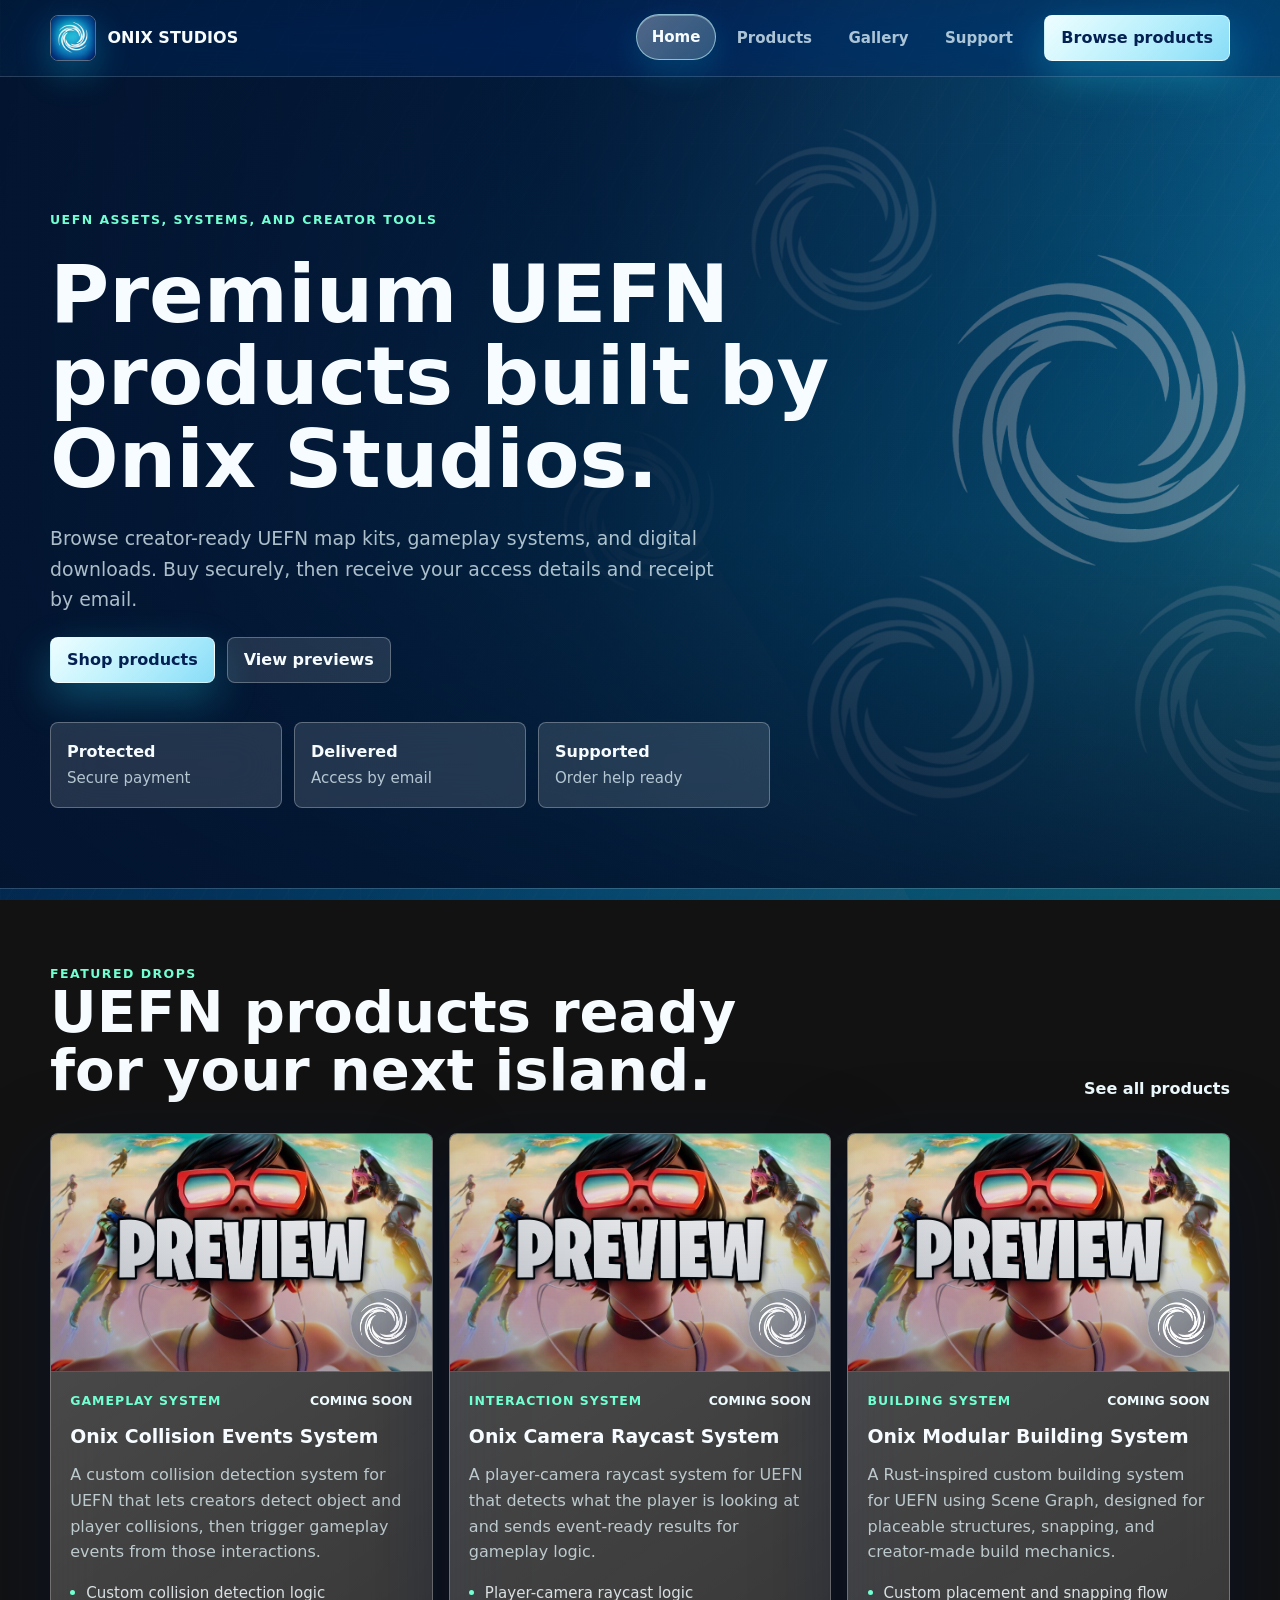
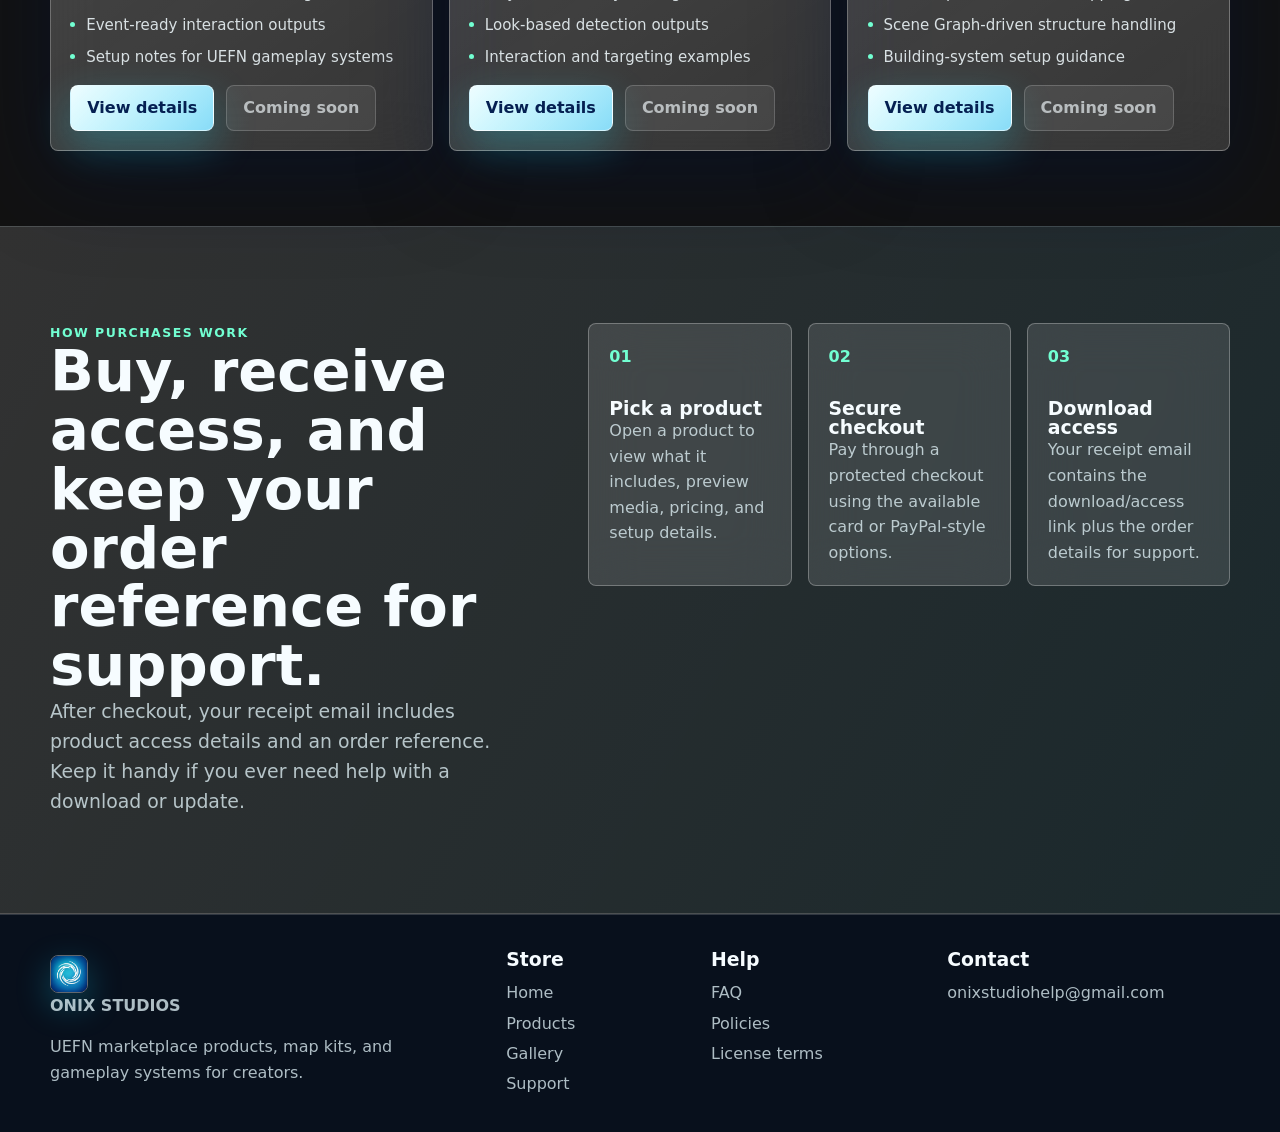
<file: index.html>
<!doctype html>
<html lang="en">
<head>
  <meta charset="utf-8">
  <meta name="viewport" content="width=device-width, initial-scale=1">
  <title>Onix Studios | UEFN Assets, Verse Systems, Materials, and Creator Tools</title>
  <meta name="description" content="Onix Studios builds premium UEFN assets, Verse-ready gameplay systems, Fortnite Creative tools, map kits, custom collision logic, raycast systems, materials, and digital downloads for creators.">
  <meta name="keywords" content="UEFN assets, UEFN marketplace, Unreal Editor for Fortnite, Verse systems, Fortnite Creative, Fortnite game development, UEFN materials, UEFN map kits, gameplay systems, creator tools, digital downloads, custom collision detection, raycast system, Scene Graph building system">
  <meta name="robots" content="index, follow, max-image-preview:large">
  <meta name="author" content="Onix Studios">
  <meta name="theme-color" content="#063b7c">
  <link rel="canonical" href="https://onixstudiosdev.com/">
  <meta property="og:site_name" content="Onix Studios">
  <meta property="og:locale" content="en_GB">
  <meta property="og:title" content="Onix Studios | UEFN Assets and Creator Tools">
  <meta property="og:description" content="Premium UEFN assets, Verse-ready gameplay systems, Fortnite Creative tools, map kits, materials, and digital downloads from Onix Studios.">
  <meta property="og:type" content="website">
  <meta property="og:url" content="https://onixstudiosdev.com/">
  <meta property="og:image" content="https://onixstudiosdev.com/images/website-preview.png">
  <meta property="og:image:alt" content="Onix Studios UEFN product preview">
  <meta name="twitter:card" content="summary_large_image">
  <meta name="twitter:title" content="Onix Studios | UEFN Assets and Creator Tools">
  <meta name="twitter:description" content="UEFN marketplace products, Verse-ready gameplay systems, materials, map kits, and creator tools for Fortnite Creative developers.">
  <meta name="twitter:image" content="https://onixstudiosdev.com/images/website-preview.png">
  <link rel="icon" type="image/png" href="images/onix-logo-alpha.png?v=alpha-1">
  <link rel="apple-touch-icon" href="images/onix-logo-alpha.png?v=alpha-1">
  <link rel="manifest" href="site.webmanifest">
  <link rel="stylesheet" href="css/style.css?v=launch-support-1">
  <script type="application/ld+json">
  {
    "@context": "https://schema.org",
    "@graph": [
      {
        "@type": "Organization",
        "@id": "https://onixstudiosdev.com/#organization",
        "name": "Onix Studios",
        "url": "https://onixstudiosdev.com/",
        "logo": "https://onixstudiosdev.com/images/onix-logo-alpha.png",
        "email": "onixstudiohelp@gmail.com",
        "description": "Onix Studios builds UEFN assets, Verse-ready gameplay systems, Fortnite Creative tools, map kits, material packs, and digital downloads for creators."
      },
      {
        "@type": "WebSite",
        "@id": "https://onixstudiosdev.com/#website",
        "url": "https://onixstudiosdev.com/",
        "name": "Onix Studios UEFN Marketplace",
        "publisher": { "@id": "https://onixstudiosdev.com/#organization" },
        "inLanguage": "en-GB",
        "keywords": "UEFN, Unreal Editor for Fortnite, Verse, Fortnite Creative, game development, UEFN materials, map kits, gameplay systems, creator tools"
      },
      {
        "@type": "WebPage",
        "@id": "https://onixstudiosdev.com/#webpage",
        "url": "https://onixstudiosdev.com/",
        "name": "Onix Studios | UEFN Assets, Verse Systems, Materials, and Creator Tools",
        "isPartOf": { "@id": "https://onixstudiosdev.com/#website" },
        "about": { "@id": "https://onixstudiosdev.com/#organization" },
        "description": "Premium UEFN products, Verse-ready gameplay systems, Fortnite Creative tools, custom collision logic, raycast systems, Scene Graph building systems, material packs, and digital downloads."
      }
    ]
  }
  </script>
</head>
<body>
  <a class="skip-link" href="#main">Skip to content</a>

  <header class="site-header">
    <nav class="site-nav" aria-label="Primary navigation">
      <a class="brand" href="index.html" aria-label="Onix Studios home">
        <img src="images/logo.png" alt="Onix Studios logo" width="1080" height="1080">
        <span>Onix Studios</span>
      </a>
      <button class="nav-toggle" type="button" data-nav-toggle aria-label="Open menu" aria-expanded="false">
        <span></span>
      </button>
      <div class="nav-menu" data-nav-menu>
        <a href="index.html" aria-current="page">Home</a>
        <a href="services.html">Products</a>
        <a href="gallery.html">Gallery</a>
        <a href="contact.html">Support</a>
      </div>
      <a class="button button--primary nav-cta" href="services.html">Browse products</a>
    </nav>
  </header>

  <main id="main">
    <section class="hero">
      <div class="hero__media" aria-hidden="true">
        <span class="hero-logo hero-logo--one"></span>
        <span class="hero-logo hero-logo--two"></span>
        <span class="hero-logo hero-logo--three"></span>
        <span class="hero-logo hero-logo--four"></span>
        <span class="hero-logo hero-logo--five"></span>
      </div>
      <div class="hero__inner">
        <p class="eyebrow">UEFN assets, systems, and creator tools</p>
        <h1>Premium UEFN products built by Onix Studios.</h1>
        <p class="hero__lead">Browse creator-ready UEFN map kits, gameplay systems, and digital downloads. Buy securely, then receive your access details and receipt by email.</p>
        <div class="hero__actions">
          <a class="button button--gold" href="services.html">Shop products</a>
          <a class="button button--secondary" href="gallery.html">View previews</a>
        </div>
        <dl class="hero-stats" aria-label="Store highlights">
          <div>
            <dt>Protected</dt>
            <dd>Secure payment</dd>
          </div>
          <div>
            <dt>Delivered</dt>
            <dd>Access by email</dd>
          </div>
          <div>
            <dt>Supported</dt>
            <dd>Order help ready</dd>
          </div>
        </dl>
      </div>
    </section>

    <section class="section section--tight">
      <div class="section__inner">
        <div class="section__header" data-animate>
          <div>
            <p class="eyebrow">Featured drops</p>
            <h2>UEFN products ready for your next island.</h2>
          </div>
          <a class="text-link" href="services.html">See all products</a>
        </div>
        <div class="product-grid" data-product-grid data-featured="true" data-limit="3"></div>
      </div>
    </section>

    <section class="section section--split">
      <div class="section__inner split">
        <div data-animate>
          <p class="eyebrow">How purchases work</p>
          <h2>Buy, receive access, and keep your order reference for support.</h2>
          <p class="section__lead">After checkout, your receipt email includes product access details and an order reference. Keep it handy if you ever need help with a download or update.</p>
        </div>
        <div class="process-list" data-animate>
          <article>
            <span>01</span>
            <h3>Pick a product</h3>
            <p>Open a product to view what it includes, preview media, pricing, and setup details.</p>
          </article>
          <article>
            <span>02</span>
            <h3>Secure checkout</h3>
            <p>Pay through a protected checkout using the available card or PayPal-style options.</p>
          </article>
          <article>
            <span>03</span>
            <h3>Download access</h3>
            <p>Your receipt email contains the download/access link plus the order details for support.</p>
          </article>
        </div>
      </div>
    </section>

  </main>

  <footer class="site-footer">
    <div class="site-footer__inner">
      <div>
        <a class="brand brand--footer" href="index.html">
          <img src="images/logo.png" alt="" width="1080" height="1080">
          <span>Onix Studios</span>
        </a>
        <p>UEFN marketplace products, map kits, and gameplay systems for creators.</p>
      </div>
      <div>
        <h3>Store</h3>
        <a href="index.html">Home</a>
        <a href="services.html">Products</a>
        <a href="gallery.html">Gallery</a>
        <a href="contact.html">Support</a>
      </div>
      <div>
        <h3>Help</h3>
        <a href="faq.html">FAQ</a>
        <a href="policies.html">Policies</a>
        <a href="policies.html#license">License terms</a>
      </div>
      <div>
        <h3>Contact</h3>
        <a href="mailto:onixstudiohelp@gmail.com" data-email-link data-email-text>onixstudiohelp@gmail.com</a>
      </div>
    </div>
  </footer>

  <script src="data/products.js?v=video-test-1"></script>
  <script src="data/gallery.js?v=preview-1"></script>
  <script src="js/script.js?v=picture-thumb-1"></script>
</body>
</html>
</file>
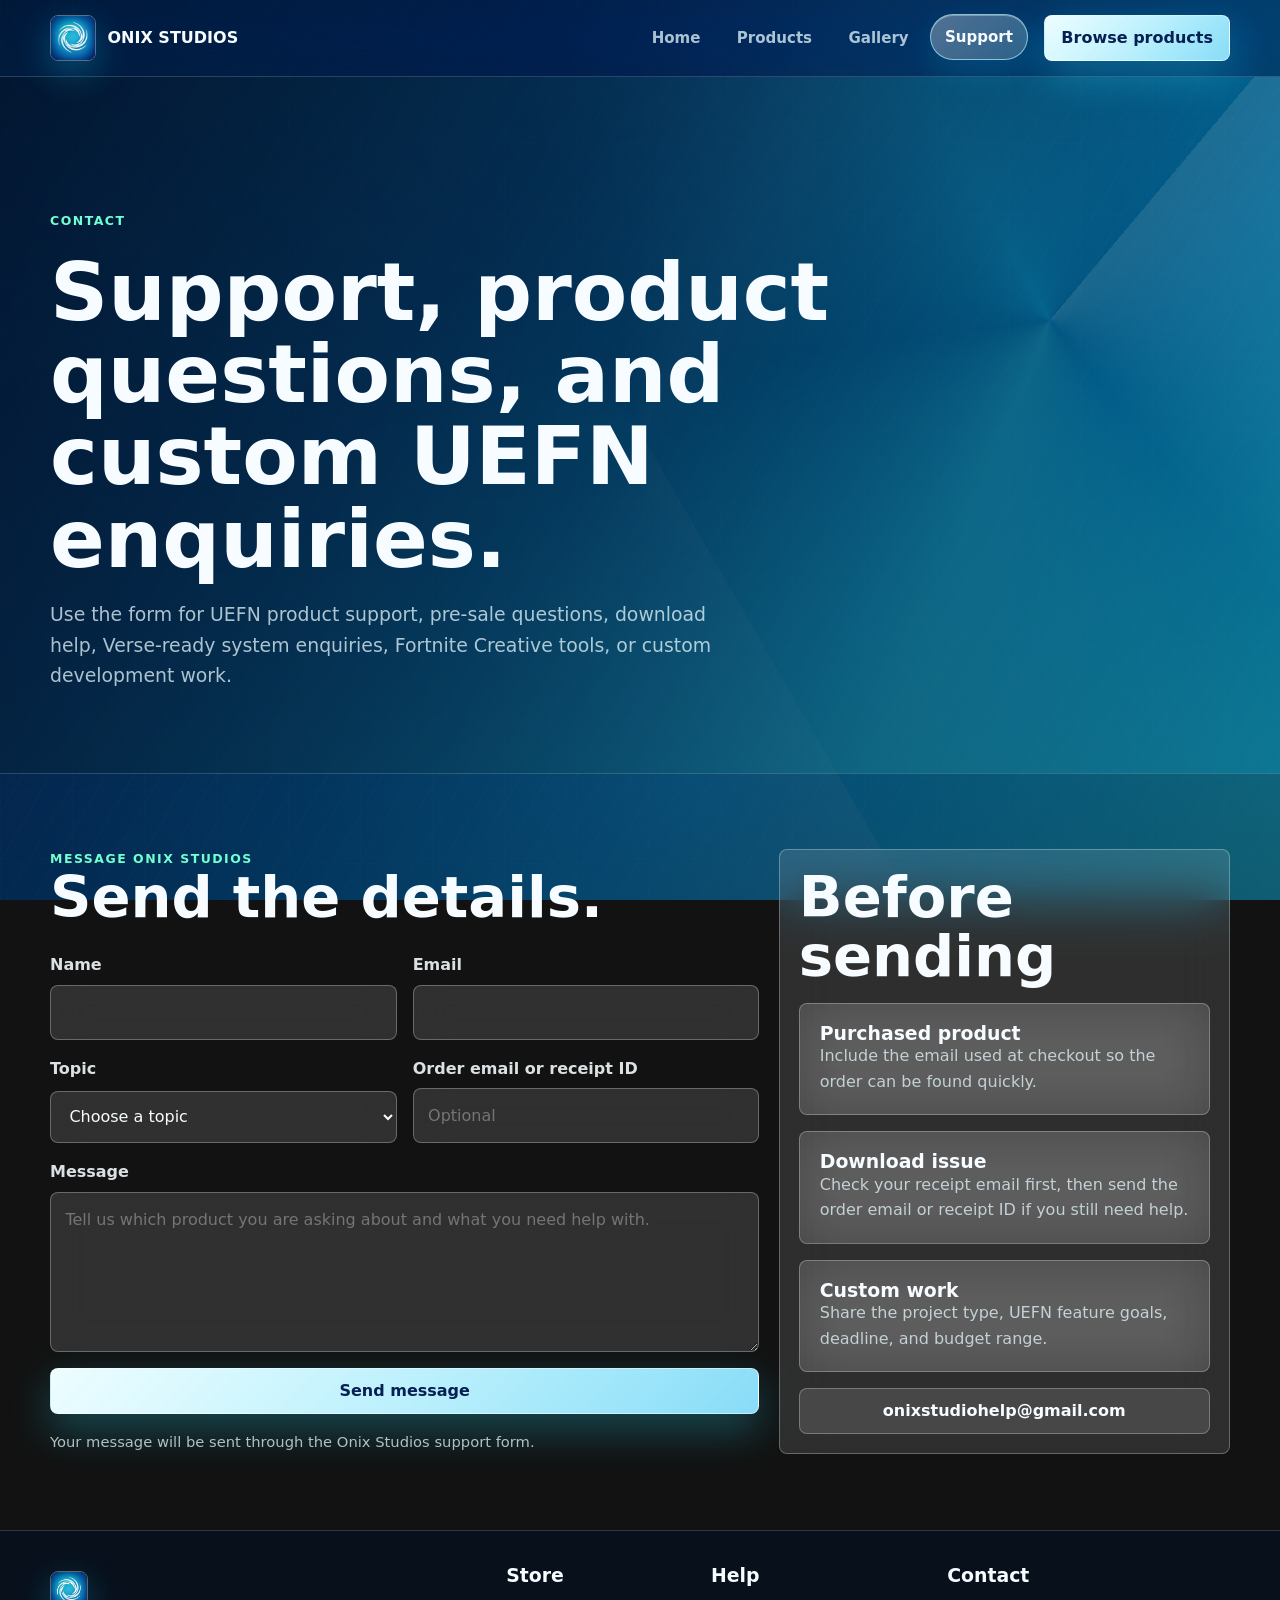
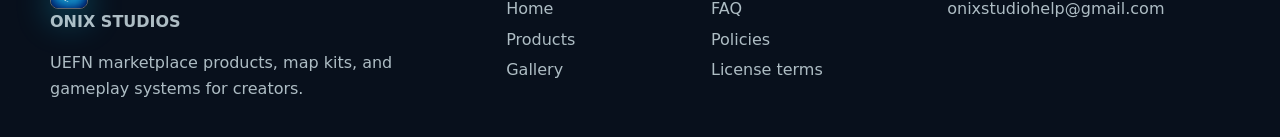
<file: contact.html>
<!doctype html>
<html lang="en">
<head>
  <meta charset="utf-8">
  <meta name="viewport" content="width=device-width, initial-scale=1">
  <title>Support | Onix Studios UEFN Product Help and Custom Development</title>
  <meta name="description" content="Contact Onix Studios for UEFN product support, download help, checkout questions, Verse-ready systems, Fortnite Creative tools, materials, map kits, and custom game development enquiries.">
  <meta name="keywords" content="Onix Studios support, UEFN support, UEFN product help, Fortnite Creative support, Verse development, custom UEFN work, UEFN downloads, UEFN marketplace support">
  <meta name="robots" content="index, follow, max-image-preview:large">
  <meta name="author" content="Onix Studios">
  <meta name="theme-color" content="#063b7c">
  <link rel="canonical" href="https://onixstudiosdev.com/contact">
  <meta property="og:site_name" content="Onix Studios">
  <meta property="og:locale" content="en_GB">
  <meta property="og:title" content="Support | Onix Studios">
  <meta property="og:description" content="Get help with Onix Studios UEFN products, downloads, checkout questions, custom UEFN work, Verse systems, and creator tools.">
  <meta property="og:type" content="website">
  <meta property="og:url" content="https://onixstudiosdev.com/contact">
  <meta property="og:image" content="https://onixstudiosdev.com/images/website-preview.png">
  <meta property="og:image:alt" content="Onix Studios UEFN product preview">
  <meta name="twitter:card" content="summary_large_image">
  <meta name="twitter:title" content="Support | Onix Studios">
  <meta name="twitter:description" content="UEFN product support, download help, custom development enquiries, Verse systems, and Fortnite Creative tools.">
  <meta name="twitter:image" content="https://onixstudiosdev.com/images/website-preview.png">
  <link rel="icon" type="image/png" href="images/onix-logo-alpha.png?v=alpha-1">
  <link rel="apple-touch-icon" href="images/onix-logo-alpha.png?v=alpha-1">
  <link rel="manifest" href="site.webmanifest">
  <link rel="stylesheet" href="css/style.css?v=launch-support-1">
  <script type="application/ld+json">
  {
    "@context": "https://schema.org",
    "@graph": [
      {
        "@type": "ContactPage",
        "@id": "https://onixstudiosdev.com/contact#webpage",
        "url": "https://onixstudiosdev.com/contact",
        "name": "Support | Onix Studios UEFN Product Help and Custom Development",
        "description": "Contact Onix Studios for UEFN product support, download help, checkout questions, Verse systems, Fortnite Creative tools, materials, map kits, and custom game development enquiries.",
        "isPartOf": { "@id": "https://onixstudiosdev.com/#website" }
      },
      {
        "@type": "Organization",
        "@id": "https://onixstudiosdev.com/#organization",
        "name": "Onix Studios",
        "url": "https://onixstudiosdev.com/",
        "logo": "https://onixstudiosdev.com/images/onix-logo-alpha.png",
        "email": "onixstudiohelp@gmail.com",
        "contactPoint": {
          "@type": "ContactPoint",
          "contactType": "customer support",
          "email": "onixstudiohelp@gmail.com",
          "availableLanguage": "English"
        }
      }
    ]
  }
  </script>
</head>
<body>
  <a class="skip-link" href="#main">Skip to content</a>

  <header class="site-header">
    <nav class="site-nav" aria-label="Primary navigation">
      <a class="brand" href="index.html" aria-label="Onix Studios home">
        <img src="images/logo.png" alt="Onix Studios logo" width="1080" height="1080">
        <span>Onix Studios</span>
      </a>
      <button class="nav-toggle" type="button" data-nav-toggle aria-label="Open menu" aria-expanded="false">
        <span></span>
      </button>
      <div class="nav-menu" data-nav-menu>
        <a href="index.html">Home</a>
        <a href="services.html">Products</a>
        <a href="gallery.html">Gallery</a>
        <a href="contact.html" aria-current="page">Support</a>
      </div>
      <a class="button button--primary nav-cta" href="services.html">Browse products</a>
    </nav>
  </header>

  <main id="main">
    <section class="page-hero">
      <div class="page-hero__inner" data-animate>
        <p class="eyebrow">Contact</p>
        <h1>Support, product questions, and custom UEFN enquiries.</h1>
        <p class="page-hero__lead">Use the form for UEFN product support, pre-sale questions, download help, Verse-ready system enquiries, Fortnite Creative tools, or custom development work.</p>
      </div>
    </section>

    <section class="section section--tight">
      <div class="section__inner contact-layout">
        <div data-animate>
          <p class="eyebrow">Message Onix Studios</p>
          <h2>Send the details.</h2>
          <form class="contact-form" action="https://api.w3forms.com/submit" method="POST" data-contact-form>
            <div class="contact-form__fields" data-contact-fields>
              <input type="hidden" name="access_key" value="w3f_013471ea2957eb9d36f549501189c513c222252f50996f7f">
              <input class="bot-field" type="checkbox" name="botcheck" tabindex="-1" autocomplete="off" aria-hidden="true">
              <div class="form-grid">
                <div class="field">
                  <label for="name">Name</label>
                  <input id="name" name="name" type="text" autocomplete="name" required>
                </div>
                <div class="field">
                  <label for="email">Email</label>
                  <input id="email" name="email" type="email" autocomplete="email" required>
                </div>
                <div class="field">
                  <label for="topic">Topic</label>
                  <select id="topic" name="topic" required>
                    <option value="">Choose a topic</option>
                    <option>Product question</option>
                    <option>Download support</option>
                    <option>Custom UEFN work</option>
                    <option>Checkout issue</option>
                    <option>Other</option>
                  </select>
                </div>
                <div class="field">
                  <label for="order">Order email or receipt ID</label>
                  <input id="order" name="order" type="text" placeholder="Optional">
                </div>
              </div>
              <div class="field">
                <label for="message">Message</label>
                <textarea id="message" name="message" placeholder="Tell us which product you are asking about and what you need help with." required></textarea>
              </div>
              <button class="button button--gold" type="submit" data-contact-submit>Send message</button>
              <p class="form-note" data-form-status aria-live="polite">Your message will be sent through the Onix Studios support form.</p>
            </div>
            <div class="form-success" data-form-success tabindex="-1" hidden>
              <p class="eyebrow">Message sent</p>
              <h3>Thanks, we have got it.</h3>
              <p>We will reply to the email you entered as soon as we can. If this is about an order, keep your receipt email handy so we can find it quickly.</p>
              <button class="button button--secondary" type="button" data-contact-reset>Send another message</button>
            </div>
          </form>
        </div>

        <aside class="support-panel" data-animate>
          <h2>Before sending</h2>
          <div class="support-list">
            <article>
              <h3>Purchased product</h3>
              <p>Include the email used at checkout so the order can be found quickly.</p>
            </article>
            <article>
              <h3>Download issue</h3>
              <p>Check your receipt email first, then send the order email or receipt ID if you still need help.</p>
            </article>
            <article>
              <h3>Custom work</h3>
              <p>Share the project type, UEFN feature goals, deadline, and budget range.</p>
            </article>
          </div>
          <a class="button button--secondary" href="mailto:onixstudiohelp@gmail.com" data-email-link data-email-text>onixstudiohelp@gmail.com</a>
        </aside>
      </div>
    </section>
  </main>

  <footer class="site-footer">
    <div class="site-footer__inner">
      <div>
        <a class="brand brand--footer" href="index.html">
          <img src="images/logo.png" alt="" width="1080" height="1080">
          <span>Onix Studios</span>
        </a>
        <p>UEFN marketplace products, map kits, and gameplay systems for creators.</p>
      </div>
      <div>
        <h3>Store</h3>
        <a href="index.html">Home</a>
        <a href="services.html">Products</a>
        <a href="gallery.html">Gallery</a>
      </div>
      <div>
        <h3>Help</h3>
        <a href="faq.html">FAQ</a>
        <a href="policies.html">Policies</a>
        <a href="policies.html#license">License terms</a>
      </div>
      <div>
        <h3>Contact</h3>
        <a href="mailto:onixstudiohelp@gmail.com" data-email-link data-email-text>onixstudiohelp@gmail.com</a>
      </div>
    </div>
  </footer>

  <script src="data/products.js?v=video-test-1"></script>
  <script src="data/gallery.js?v=preview-1"></script>
  <script src="js/script.js?v=picture-thumb-1"></script>
</body>
</html>
</file>
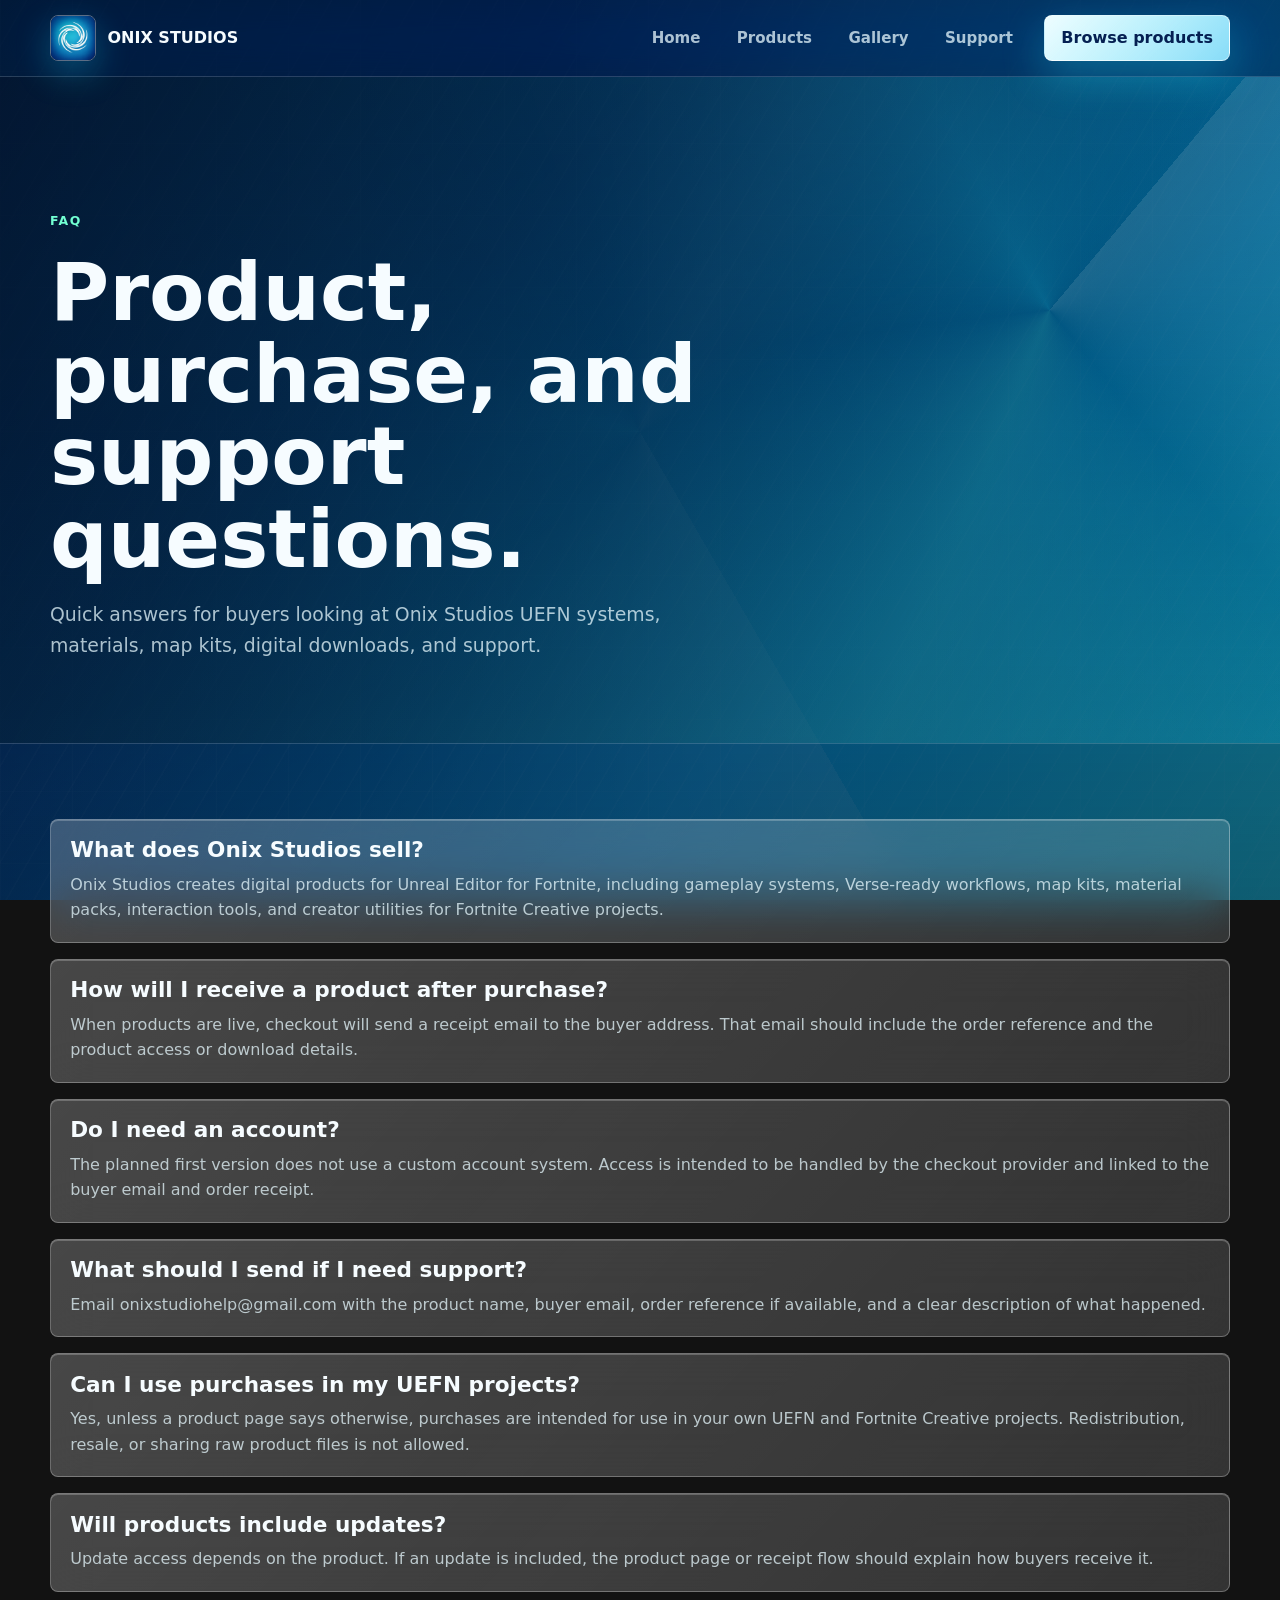
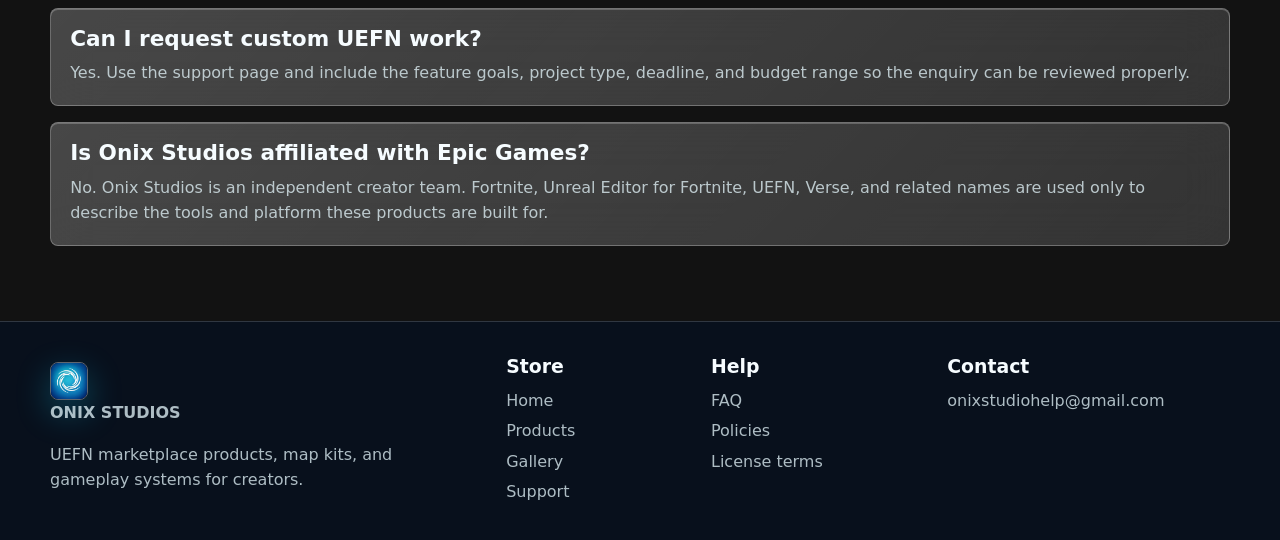
<file: faq.html>
<!doctype html>
<html lang="en">
<head>
  <meta charset="utf-8">
  <meta name="viewport" content="width=device-width, initial-scale=1">
  <title>FAQ | Onix Studios UEFN Products and Support</title>
  <meta name="description" content="Answers about Onix Studios UEFN products, digital downloads, order references, support, updates, refunds, licenses, Verse systems, materials, and Fortnite Creative tools.">
  <meta name="robots" content="index, follow, max-image-preview:large">
  <meta name="author" content="Onix Studios">
  <meta name="theme-color" content="#063b7c">
  <link rel="canonical" href="https://onixstudiosdev.com/faq">
  <meta property="og:site_name" content="Onix Studios">
  <meta property="og:locale" content="en_GB">
  <meta property="og:title" content="FAQ | Onix Studios">
  <meta property="og:description" content="Common questions about Onix Studios UEFN products, downloads, support, updates, refunds, and usage licenses.">
  <meta property="og:type" content="website">
  <meta property="og:url" content="https://onixstudiosdev.com/faq">
  <meta property="og:image" content="https://onixstudiosdev.com/images/website-preview.png">
  <meta name="twitter:card" content="summary_large_image">
  <meta name="twitter:title" content="FAQ | Onix Studios">
  <meta name="twitter:description" content="UEFN product questions, download help, support, updates, refunds, and license answers.">
  <meta name="twitter:image" content="https://onixstudiosdev.com/images/website-preview.png">
  <link rel="icon" type="image/png" href="images/onix-logo-alpha.png?v=alpha-1">
  <link rel="apple-touch-icon" href="images/onix-logo-alpha.png?v=alpha-1">
  <link rel="manifest" href="site.webmanifest">
  <link rel="stylesheet" href="css/style.css?v=launch-support-1">
  <script type="application/ld+json">
  {
    "@context": "https://schema.org",
    "@type": "FAQPage",
    "@id": "https://onixstudiosdev.com/faq#faq",
    "url": "https://onixstudiosdev.com/faq",
    "name": "Onix Studios FAQ",
    "mainEntity": [
      {
        "@type": "Question",
        "name": "What does Onix Studios sell?",
        "acceptedAnswer": {
          "@type": "Answer",
          "text": "Onix Studios sells creator-ready digital products for UEFN, including gameplay systems, Verse-ready workflows, map kits, materials, interaction tools, and other Fortnite Creative development assets."
        }
      },
      {
        "@type": "Question",
        "name": "How are digital products delivered?",
        "acceptedAnswer": {
          "@type": "Answer",
          "text": "When products are live, buyers receive a receipt email with the order reference and product access or download details attached to the email used at checkout."
        }
      },
      {
        "@type": "Question",
        "name": "Do I need an account to buy?",
        "acceptedAnswer": {
          "@type": "Answer",
          "text": "The planned storefront is built around direct purchase checkout. Product access is tied to the buyer email and receipt rather than a custom account system on this site."
        }
      },
      {
        "@type": "Question",
        "name": "Where do I get support?",
        "acceptedAnswer": {
          "@type": "Answer",
          "text": "Email onixstudiohelp@gmail.com with the buyer email, receipt ID, product name, and a clear description of the issue."
        }
      }
    ]
  }
  </script>
</head>
<body>
  <a class="skip-link" href="#main">Skip to content</a>

  <header class="site-header">
    <nav class="site-nav" aria-label="Primary navigation">
      <a class="brand" href="index.html" aria-label="Onix Studios home">
        <img src="images/logo.png" alt="Onix Studios logo" width="1080" height="1080">
        <span>Onix Studios</span>
      </a>
      <button class="nav-toggle" type="button" data-nav-toggle aria-label="Open menu" aria-expanded="false">
        <span></span>
      </button>
      <div class="nav-menu" data-nav-menu>
        <a href="index.html">Home</a>
        <a href="services.html">Products</a>
        <a href="gallery.html">Gallery</a>
        <a href="contact.html">Support</a>
      </div>
      <a class="button button--primary nav-cta" href="services.html">Browse products</a>
    </nav>
  </header>

  <main id="main">
    <section class="page-hero">
      <div class="page-hero__inner" data-animate>
        <p class="eyebrow">FAQ</p>
        <h1>Product, purchase, and support questions.</h1>
        <p class="page-hero__lead">Quick answers for buyers looking at Onix Studios UEFN systems, materials, map kits, digital downloads, and support.</p>
      </div>
    </section>

    <section class="section section--tight">
      <div class="section__inner faq-list" data-animate>
        <article class="faq-item">
          <h2>What does Onix Studios sell?</h2>
          <p>Onix Studios creates digital products for Unreal Editor for Fortnite, including gameplay systems, Verse-ready workflows, map kits, material packs, interaction tools, and creator utilities for Fortnite Creative projects.</p>
        </article>
        <article class="faq-item">
          <h2>How will I receive a product after purchase?</h2>
          <p>When products are live, checkout will send a receipt email to the buyer address. That email should include the order reference and the product access or download details.</p>
        </article>
        <article class="faq-item">
          <h2>Do I need an account?</h2>
          <p>The planned first version does not use a custom account system. Access is intended to be handled by the checkout provider and linked to the buyer email and order receipt.</p>
        </article>
        <article class="faq-item">
          <h2>What should I send if I need support?</h2>
          <p>Email <a href="mailto:onixstudiohelp@gmail.com" data-email-link data-email-text>onixstudiohelp@gmail.com</a> with the product name, buyer email, order reference if available, and a clear description of what happened.</p>
        </article>
        <article class="faq-item">
          <h2>Can I use purchases in my UEFN projects?</h2>
          <p>Yes, unless a product page says otherwise, purchases are intended for use in your own UEFN and Fortnite Creative projects. Redistribution, resale, or sharing raw product files is not allowed.</p>
        </article>
        <article class="faq-item">
          <h2>Will products include updates?</h2>
          <p>Update access depends on the product. If an update is included, the product page or receipt flow should explain how buyers receive it.</p>
        </article>
        <article class="faq-item">
          <h2>Can I request custom UEFN work?</h2>
          <p>Yes. Use the support page and include the feature goals, project type, deadline, and budget range so the enquiry can be reviewed properly.</p>
        </article>
        <article class="faq-item">
          <h2>Is Onix Studios affiliated with Epic Games?</h2>
          <p>No. Onix Studios is an independent creator team. Fortnite, Unreal Editor for Fortnite, UEFN, Verse, and related names are used only to describe the tools and platform these products are built for.</p>
        </article>
      </div>
    </section>
  </main>

  <footer class="site-footer">
    <div class="site-footer__inner">
      <div>
        <a class="brand brand--footer" href="index.html">
          <img src="images/logo.png" alt="" width="1080" height="1080">
          <span>Onix Studios</span>
        </a>
        <p>UEFN marketplace products, map kits, and gameplay systems for creators.</p>
      </div>
      <div>
        <h3>Store</h3>
        <a href="index.html">Home</a>
        <a href="services.html">Products</a>
        <a href="gallery.html">Gallery</a>
        <a href="contact.html">Support</a>
      </div>
      <div>
        <h3>Help</h3>
        <a href="faq.html">FAQ</a>
        <a href="policies.html">Policies</a>
        <a href="policies.html#license">License terms</a>
      </div>
      <div>
        <h3>Contact</h3>
        <a href="mailto:onixstudiohelp@gmail.com" data-email-link data-email-text>onixstudiohelp@gmail.com</a>
      </div>
    </div>
  </footer>

  <script src="data/products.js?v=video-test-1"></script>
  <script src="data/gallery.js?v=preview-1"></script>
  <script src="js/script.js?v=picture-thumb-1"></script>
</body>
</html>
</file>
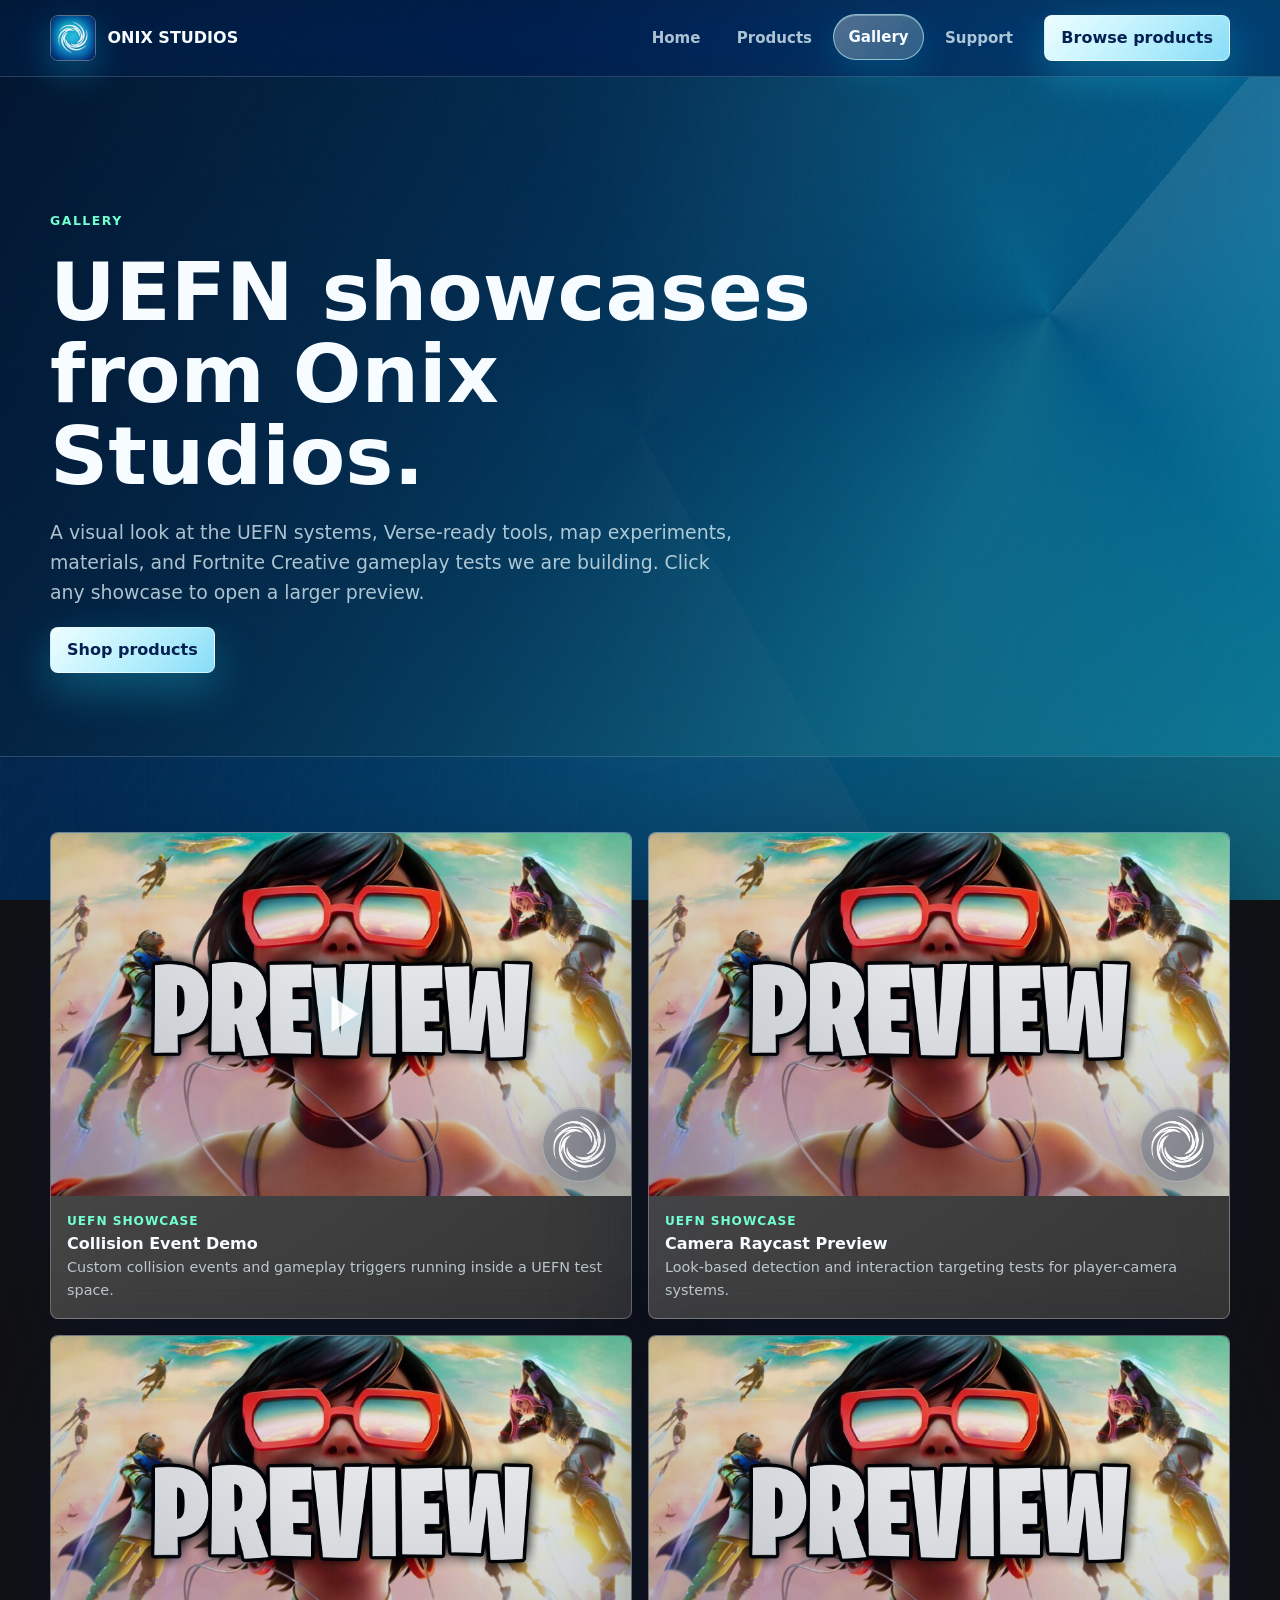
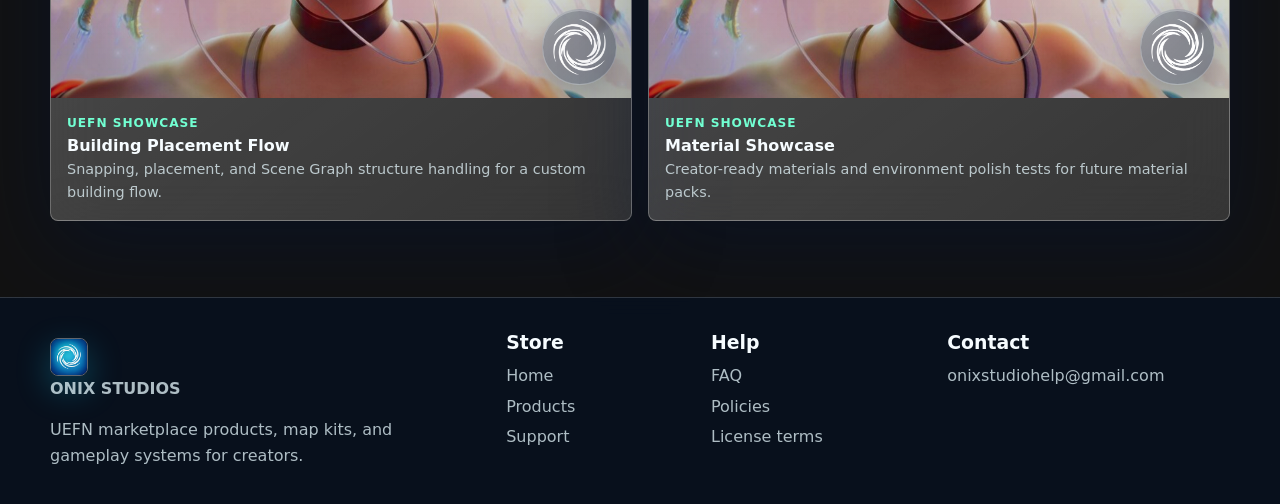
<file: gallery.html>
<!doctype html>
<html lang="en">
<head>
  <meta charset="utf-8">
  <meta name="viewport" content="width=device-width, initial-scale=1">
  <title>UEFN Gallery | Onix Studios Showcases, Screenshots, and Preview Videos</title>
  <meta name="description" content="View Onix Studios UEFN showcase images, product screenshots, preview videos, Fortnite Creative systems, Verse-ready tools, map experiments, materials, and game-dev previews.">
  <meta name="keywords" content="UEFN gallery, UEFN screenshots, UEFN videos, Fortnite Creative showcase, Verse tools preview, UEFN materials preview, UEFN map showcase, game development portfolio, Onix Studios previews">
  <meta name="robots" content="index, follow, max-image-preview:large">
  <meta name="author" content="Onix Studios">
  <meta name="theme-color" content="#063b7c">
  <link rel="canonical" href="https://onixstudiosdev.com/gallery">
  <meta property="og:site_name" content="Onix Studios">
  <meta property="og:locale" content="en_GB">
  <meta property="og:title" content="Onix Studios UEFN Gallery">
  <meta property="og:description" content="UEFN showcase screenshots, preview videos, systems, map experiments, materials, and creator tools from Onix Studios.">
  <meta property="og:type" content="website">
  <meta property="og:url" content="https://onixstudiosdev.com/gallery">
  <meta property="og:image" content="https://onixstudiosdev.com/images/website-preview.png">
  <meta property="og:image:alt" content="Onix Studios UEFN showcase preview">
  <meta name="twitter:card" content="summary_large_image">
  <meta name="twitter:title" content="Onix Studios UEFN Gallery">
  <meta name="twitter:description" content="UEFN screenshots, product previews, showcase videos, systems, materials, and creator tool experiments.">
  <meta name="twitter:image" content="https://onixstudiosdev.com/images/website-preview.png">
  <link rel="icon" type="image/png" href="images/onix-logo-alpha.png?v=alpha-1">
  <link rel="apple-touch-icon" href="images/onix-logo-alpha.png?v=alpha-1">
  <link rel="manifest" href="site.webmanifest">
  <link rel="stylesheet" href="css/style.css?v=launch-support-1">
  <script type="application/ld+json">
  {
    "@context": "https://schema.org",
    "@graph": [
      {
        "@type": "ImageGallery",
        "@id": "https://onixstudiosdev.com/gallery#gallery",
        "url": "https://onixstudiosdev.com/gallery",
        "name": "Onix Studios UEFN Gallery",
        "description": "UEFN showcase screenshots, preview videos, Fortnite Creative systems, Verse-ready tools, map experiments, materials, and game development previews.",
        "isPartOf": { "@id": "https://onixstudiosdev.com/#website" },
        "keywords": "UEFN gallery, UEFN screenshots, UEFN preview videos, Fortnite Creative showcase, Verse tools, UEFN materials, game development previews"
      },
      {
        "@type": "ItemList",
        "@id": "https://onixstudiosdev.com/gallery#showcases",
        "name": "UEFN showcase previews",
        "itemListElement": [
          { "@type": "ListItem", "position": 1, "item": { "@type": "VideoObject", "name": "Collision Event Demo", "description": "Custom collision events and gameplay triggers running inside a UEFN test space.", "thumbnailUrl": "https://onixstudiosdev.com/images/website-preview.png", "contentUrl": "https://onixstudiosdev.com/videos/collision-event-demo.mp4", "uploadDate": "2026-06-02" } },
          { "@type": "ListItem", "position": 2, "item": { "@type": "ImageObject", "name": "Camera Raycast Preview", "description": "Look-based detection and interaction targeting tests for player-camera systems.", "contentUrl": "https://onixstudiosdev.com/images/website-preview.png" } },
          { "@type": "ListItem", "position": 3, "item": { "@type": "ImageObject", "name": "Building Placement Flow", "description": "Snapping, placement, and Scene Graph structure handling for a custom UEFN building flow.", "contentUrl": "https://onixstudiosdev.com/images/website-preview.png" } },
          { "@type": "ListItem", "position": 4, "item": { "@type": "ImageObject", "name": "Material Showcase", "description": "Creator-ready materials and environment polish tests for future material packs.", "contentUrl": "https://onixstudiosdev.com/images/website-preview.png" } }
        ]
      }
    ]
  }
  </script>
</head>
<body>
  <a class="skip-link" href="#main">Skip to content</a>

  <header class="site-header">
    <nav class="site-nav" aria-label="Primary navigation">
      <a class="brand" href="index.html" aria-label="Onix Studios home">
        <img src="images/logo.png" alt="Onix Studios logo" width="1080" height="1080">
        <span>Onix Studios</span>
      </a>
      <button class="nav-toggle" type="button" data-nav-toggle aria-label="Open menu" aria-expanded="false">
        <span></span>
      </button>
      <div class="nav-menu" data-nav-menu>
        <a href="index.html">Home</a>
        <a href="services.html">Products</a>
        <a href="gallery.html" aria-current="page">Gallery</a>
        <a href="contact.html">Support</a>
      </div>
      <a class="button button--primary nav-cta" href="services.html">Browse products</a>
    </nav>
  </header>

  <main id="main">
    <section class="page-hero">
      <div class="page-hero__inner" data-animate>
        <p class="eyebrow">Gallery</p>
        <h1>UEFN showcases from Onix Studios.</h1>
        <p class="page-hero__lead">A visual look at the UEFN systems, Verse-ready tools, map experiments, materials, and Fortnite Creative gameplay tests we are building. Click any showcase to open a larger preview.</p>
        <div class="cta-row">
          <a class="button button--gold" href="services.html">Shop products</a>
        </div>
      </div>
    </section>

    <section class="section section--tight">
      <div class="section__inner">
        <div class="gallery-grid gallery-grid--large" data-gallery></div>
      </div>
    </section>
  </main>

  <footer class="site-footer">
    <div class="site-footer__inner">
      <div>
        <a class="brand brand--footer" href="index.html">
          <img src="images/logo.png" alt="" width="1080" height="1080">
          <span>Onix Studios</span>
        </a>
        <p>UEFN marketplace products, map kits, and gameplay systems for creators.</p>
      </div>
      <div>
        <h3>Store</h3>
        <a href="index.html">Home</a>
        <a href="services.html">Products</a>
        <a href="contact.html">Support</a>
      </div>
      <div>
        <h3>Help</h3>
        <a href="faq.html">FAQ</a>
        <a href="policies.html">Policies</a>
        <a href="policies.html#license">License terms</a>
      </div>
      <div>
        <h3>Contact</h3>
        <a href="mailto:onixstudiohelp@gmail.com" data-email-link data-email-text>onixstudiohelp@gmail.com</a>
      </div>
    </div>
  </footer>

  <script src="data/products.js?v=video-test-1"></script>
  <script src="data/gallery.js?v=gallery-showcase-1"></script>
  <script src="js/script.js?v=gallery-showcase-1"></script>
</body>
</html>
</file>
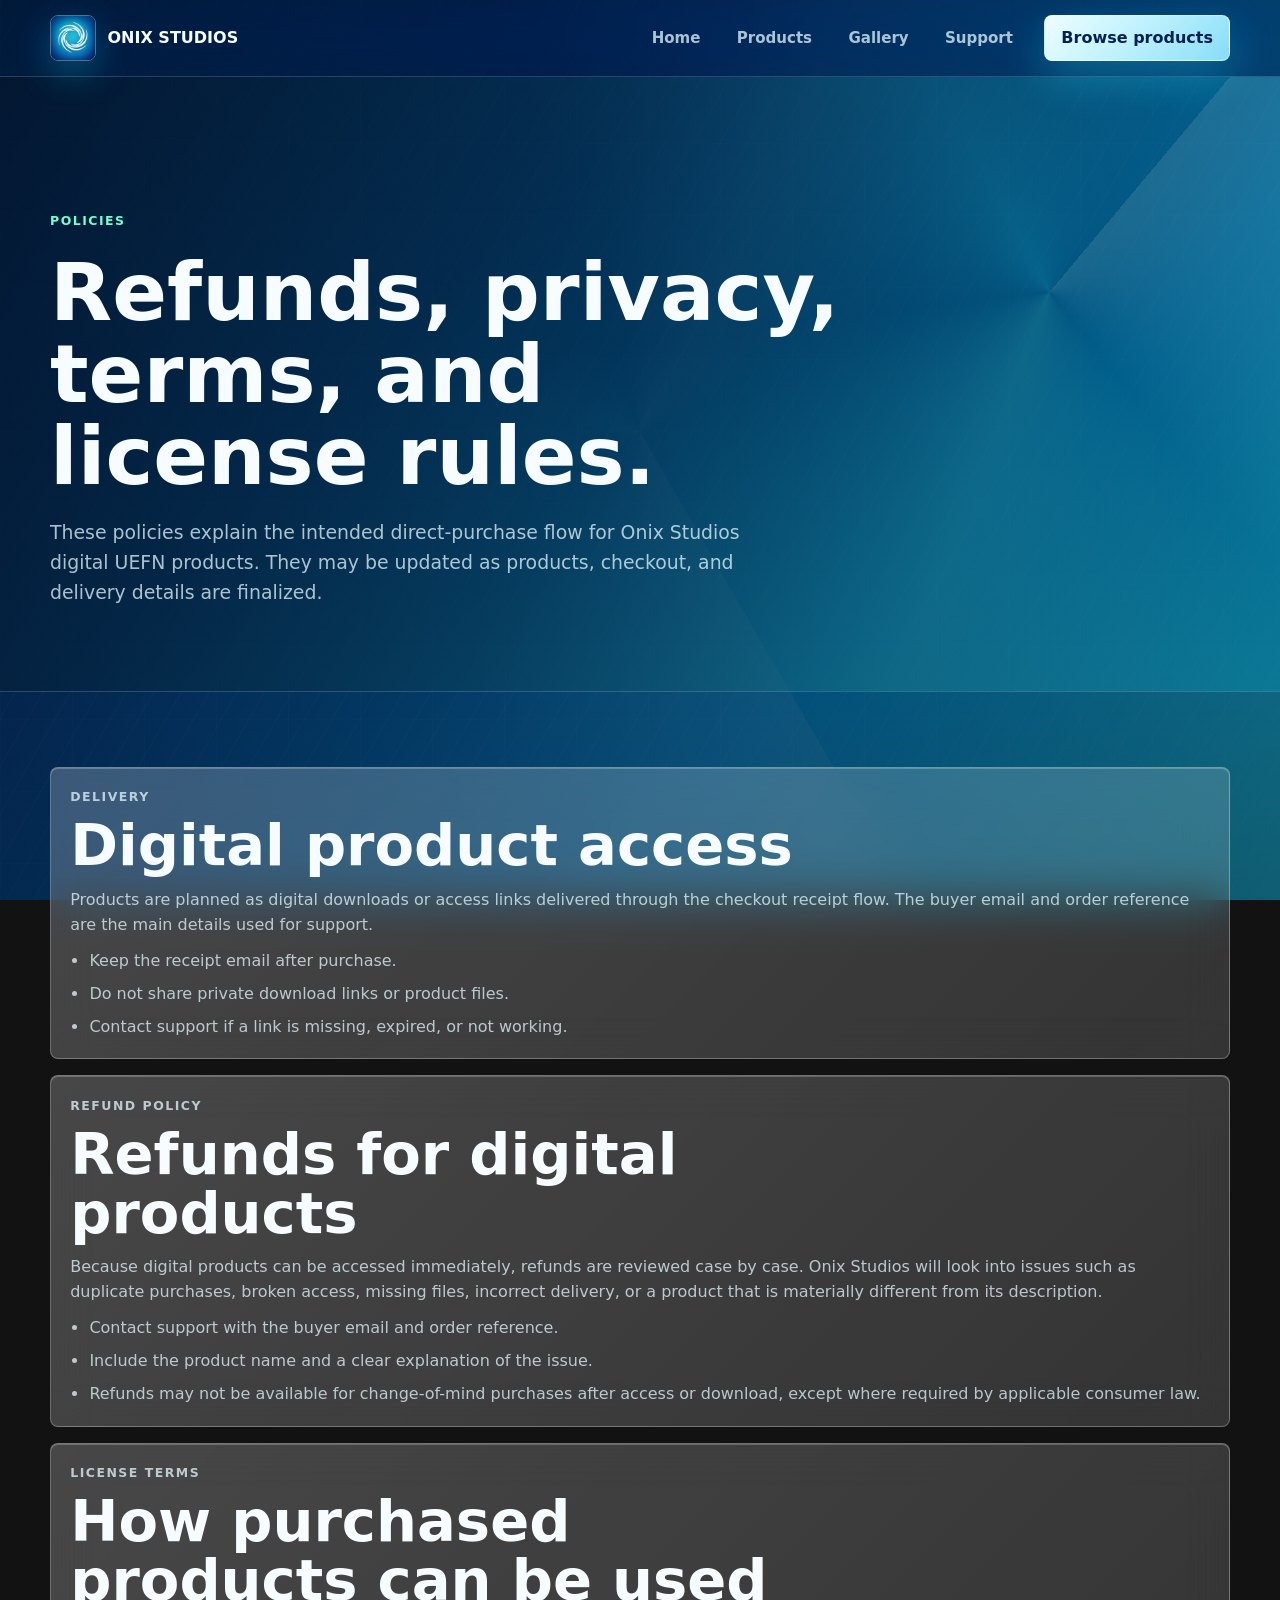
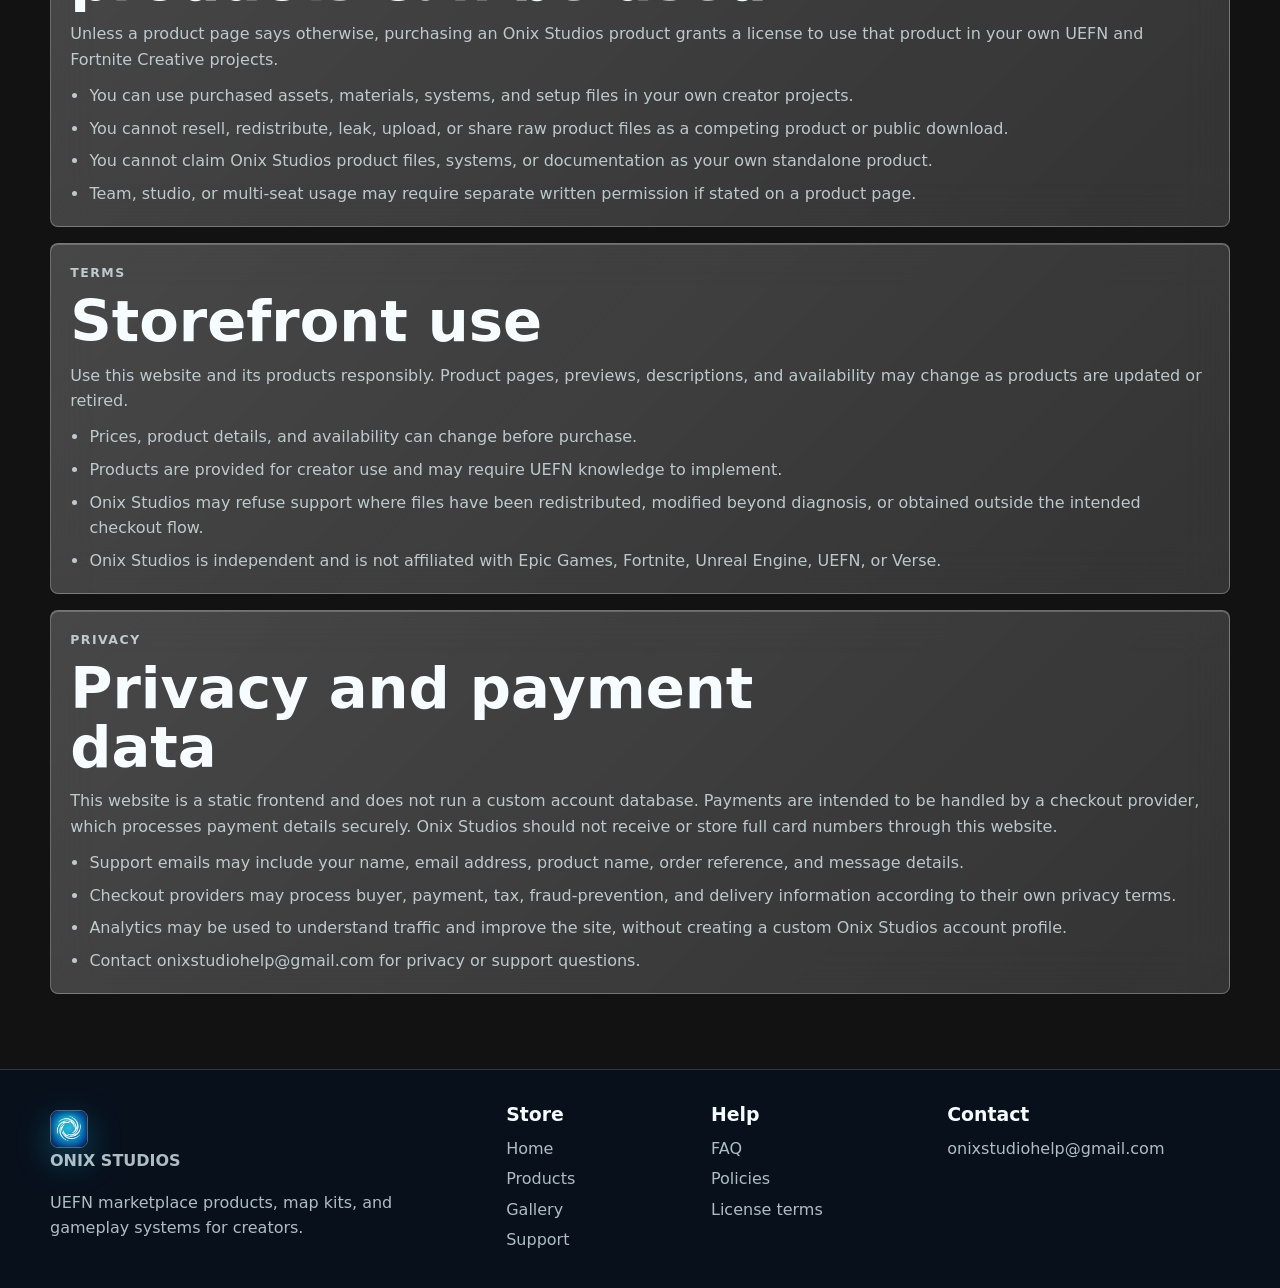
<file: policies.html>
<!doctype html>
<html lang="en">
<head>
  <meta charset="utf-8">
  <meta name="viewport" content="width=device-width, initial-scale=1">
  <title>Policies | Onix Studios Refunds, Privacy, Terms, and License</title>
  <meta name="description" content="Read Onix Studios storefront policies for UEFN digital downloads, refunds, privacy, terms of use, product support, and digital product license rules.">
  <meta name="robots" content="index, follow, max-image-preview:large">
  <meta name="author" content="Onix Studios">
  <meta name="theme-color" content="#063b7c">
  <link rel="canonical" href="https://onixstudiosdev.com/policies">
  <meta property="og:site_name" content="Onix Studios">
  <meta property="og:locale" content="en_GB">
  <meta property="og:title" content="Policies | Onix Studios">
  <meta property="og:description" content="Refund, privacy, terms, support, and license policies for Onix Studios UEFN digital products.">
  <meta property="og:type" content="website">
  <meta property="og:url" content="https://onixstudiosdev.com/policies">
  <meta property="og:image" content="https://onixstudiosdev.com/images/website-preview.png">
  <meta name="twitter:card" content="summary_large_image">
  <meta name="twitter:title" content="Policies | Onix Studios">
  <meta name="twitter:description" content="Refund, privacy, terms, support, and license policies for Onix Studios UEFN digital products.">
  <meta name="twitter:image" content="https://onixstudiosdev.com/images/website-preview.png">
  <link rel="icon" type="image/png" href="images/onix-logo-alpha.png?v=alpha-1">
  <link rel="apple-touch-icon" href="images/onix-logo-alpha.png?v=alpha-1">
  <link rel="manifest" href="site.webmanifest">
  <link rel="stylesheet" href="css/style.css?v=launch-support-1">
</head>
<body>
  <a class="skip-link" href="#main">Skip to content</a>

  <header class="site-header">
    <nav class="site-nav" aria-label="Primary navigation">
      <a class="brand" href="index.html" aria-label="Onix Studios home">
        <img src="images/logo.png" alt="Onix Studios logo" width="1080" height="1080">
        <span>Onix Studios</span>
      </a>
      <button class="nav-toggle" type="button" data-nav-toggle aria-label="Open menu" aria-expanded="false">
        <span></span>
      </button>
      <div class="nav-menu" data-nav-menu>
        <a href="index.html">Home</a>
        <a href="services.html">Products</a>
        <a href="gallery.html">Gallery</a>
        <a href="contact.html">Support</a>
      </div>
      <a class="button button--primary nav-cta" href="services.html">Browse products</a>
    </nav>
  </header>

  <main id="main">
    <section class="page-hero">
      <div class="page-hero__inner" data-animate>
        <p class="eyebrow">Policies</p>
        <h1>Refunds, privacy, terms, and license rules.</h1>
        <p class="page-hero__lead">These policies explain the intended direct-purchase flow for Onix Studios digital UEFN products. They may be updated as products, checkout, and delivery details are finalized.</p>
      </div>
    </section>

    <section class="section section--tight">
      <div class="section__inner policy-layout" data-animate>
        <article class="policy-card" id="delivery">
          <p class="eyebrow">Delivery</p>
          <h2>Digital product access</h2>
          <p>Products are planned as digital downloads or access links delivered through the checkout receipt flow. The buyer email and order reference are the main details used for support.</p>
          <ul>
            <li>Keep the receipt email after purchase.</li>
            <li>Do not share private download links or product files.</li>
            <li>Contact support if a link is missing, expired, or not working.</li>
          </ul>
        </article>

        <article class="policy-card" id="refund">
          <p class="eyebrow">Refund policy</p>
          <h2>Refunds for digital products</h2>
          <p>Because digital products can be accessed immediately, refunds are reviewed case by case. Onix Studios will look into issues such as duplicate purchases, broken access, missing files, incorrect delivery, or a product that is materially different from its description.</p>
          <ul>
            <li>Contact support with the buyer email and order reference.</li>
            <li>Include the product name and a clear explanation of the issue.</li>
            <li>Refunds may not be available for change-of-mind purchases after access or download, except where required by applicable consumer law.</li>
          </ul>
        </article>

        <article class="policy-card" id="license">
          <p class="eyebrow">License terms</p>
          <h2>How purchased products can be used</h2>
          <p>Unless a product page says otherwise, purchasing an Onix Studios product grants a license to use that product in your own UEFN and Fortnite Creative projects.</p>
          <ul>
            <li>You can use purchased assets, materials, systems, and setup files in your own creator projects.</li>
            <li>You cannot resell, redistribute, leak, upload, or share raw product files as a competing product or public download.</li>
            <li>You cannot claim Onix Studios product files, systems, or documentation as your own standalone product.</li>
            <li>Team, studio, or multi-seat usage may require separate written permission if stated on a product page.</li>
          </ul>
        </article>

        <article class="policy-card" id="terms">
          <p class="eyebrow">Terms</p>
          <h2>Storefront use</h2>
          <p>Use this website and its products responsibly. Product pages, previews, descriptions, and availability may change as products are updated or retired.</p>
          <ul>
            <li>Prices, product details, and availability can change before purchase.</li>
            <li>Products are provided for creator use and may require UEFN knowledge to implement.</li>
            <li>Onix Studios may refuse support where files have been redistributed, modified beyond diagnosis, or obtained outside the intended checkout flow.</li>
            <li>Onix Studios is independent and is not affiliated with Epic Games, Fortnite, Unreal Engine, UEFN, or Verse.</li>
          </ul>
        </article>

        <article class="policy-card" id="privacy">
          <p class="eyebrow">Privacy</p>
          <h2>Privacy and payment data</h2>
          <p>This website is a static frontend and does not run a custom account database. Payments are intended to be handled by a checkout provider, which processes payment details securely. Onix Studios should not receive or store full card numbers through this website.</p>
          <ul>
            <li>Support emails may include your name, email address, product name, order reference, and message details.</li>
            <li>Checkout providers may process buyer, payment, tax, fraud-prevention, and delivery information according to their own privacy terms.</li>
            <li>Analytics may be used to understand traffic and improve the site, without creating a custom Onix Studios account profile.</li>
            <li>Contact <a href="mailto:onixstudiohelp@gmail.com" data-email-link data-email-text>onixstudiohelp@gmail.com</a> for privacy or support questions.</li>
          </ul>
        </article>
      </div>
    </section>
  </main>

  <footer class="site-footer">
    <div class="site-footer__inner">
      <div>
        <a class="brand brand--footer" href="index.html">
          <img src="images/logo.png" alt="" width="1080" height="1080">
          <span>Onix Studios</span>
        </a>
        <p>UEFN marketplace products, map kits, and gameplay systems for creators.</p>
      </div>
      <div>
        <h3>Store</h3>
        <a href="index.html">Home</a>
        <a href="services.html">Products</a>
        <a href="gallery.html">Gallery</a>
        <a href="contact.html">Support</a>
      </div>
      <div>
        <h3>Help</h3>
        <a href="faq.html">FAQ</a>
        <a href="policies.html">Policies</a>
        <a href="policies.html#license">License terms</a>
      </div>
      <div>
        <h3>Contact</h3>
        <a href="mailto:onixstudiohelp@gmail.com" data-email-link data-email-text>onixstudiohelp@gmail.com</a>
      </div>
    </div>
  </footer>

  <script src="data/products.js?v=video-test-1"></script>
  <script src="data/gallery.js?v=preview-1"></script>
  <script src="js/script.js?v=picture-thumb-1"></script>
</body>
</html>
</file>
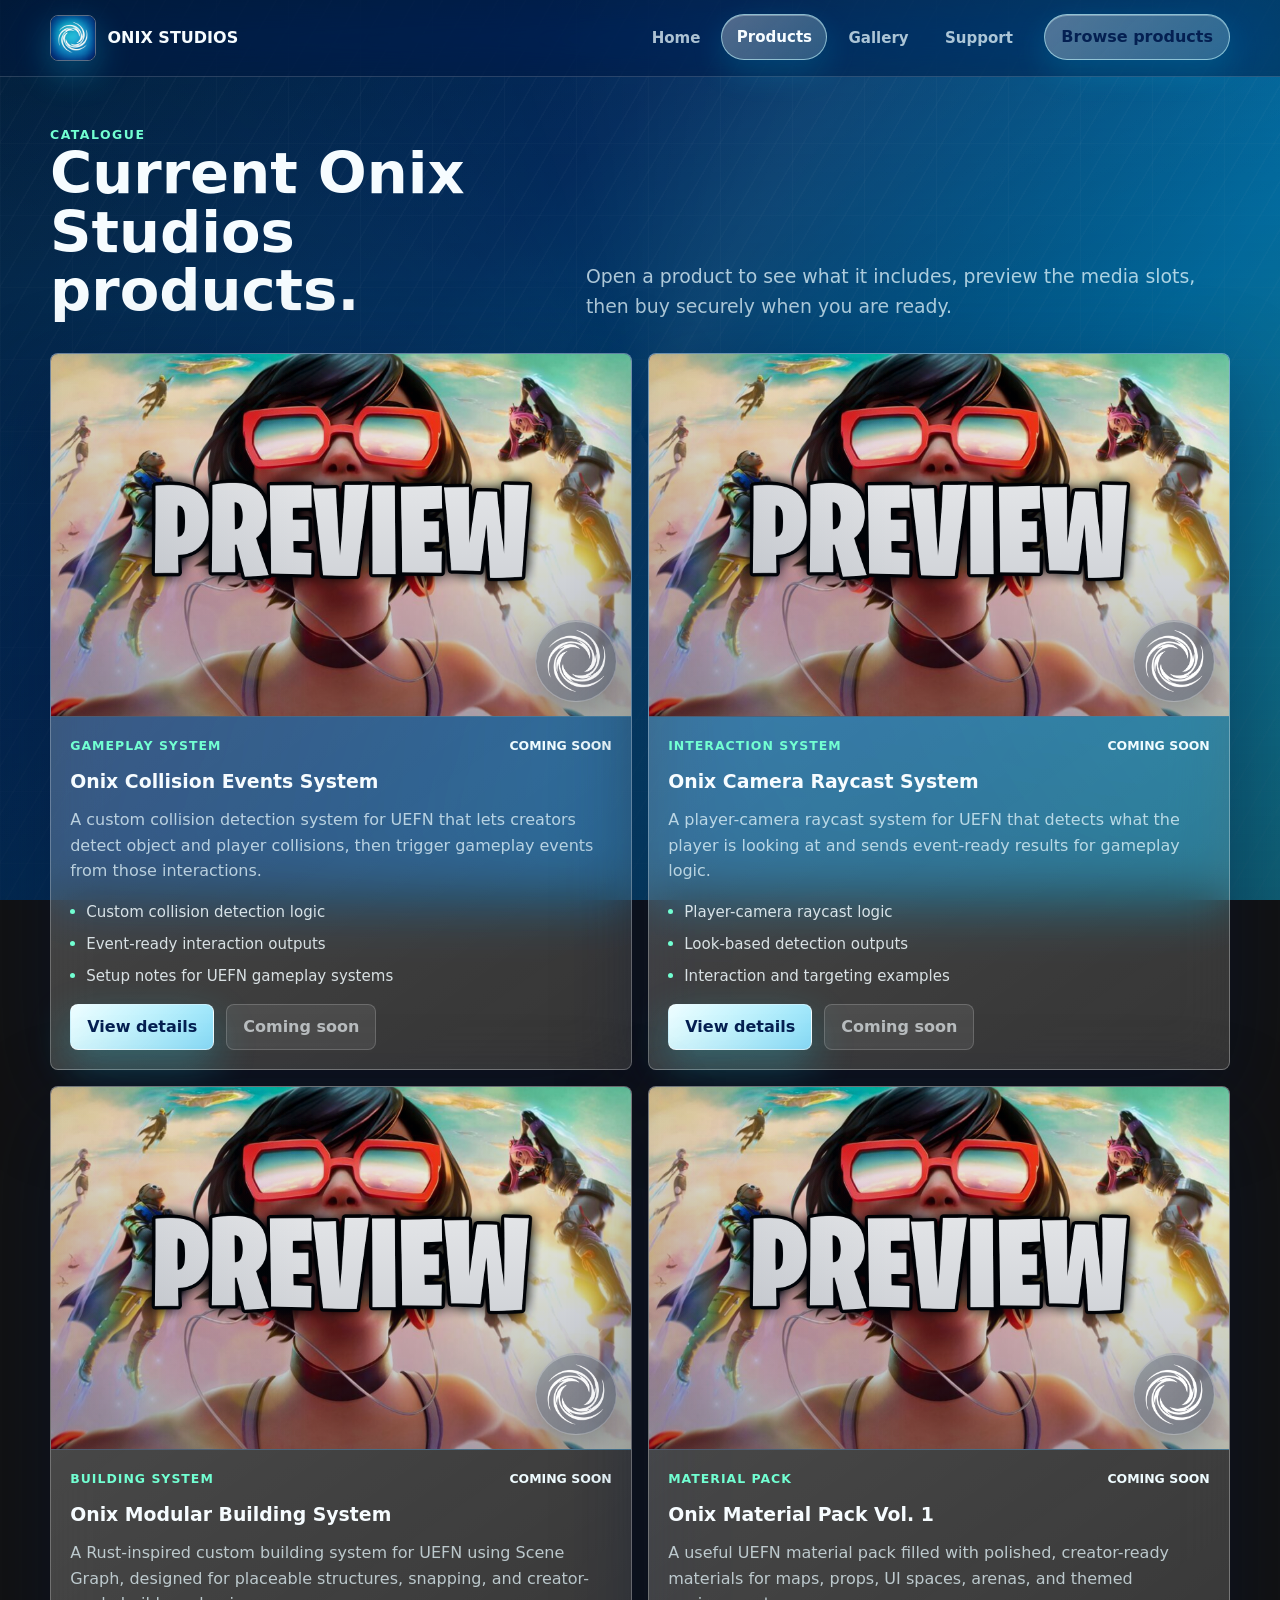
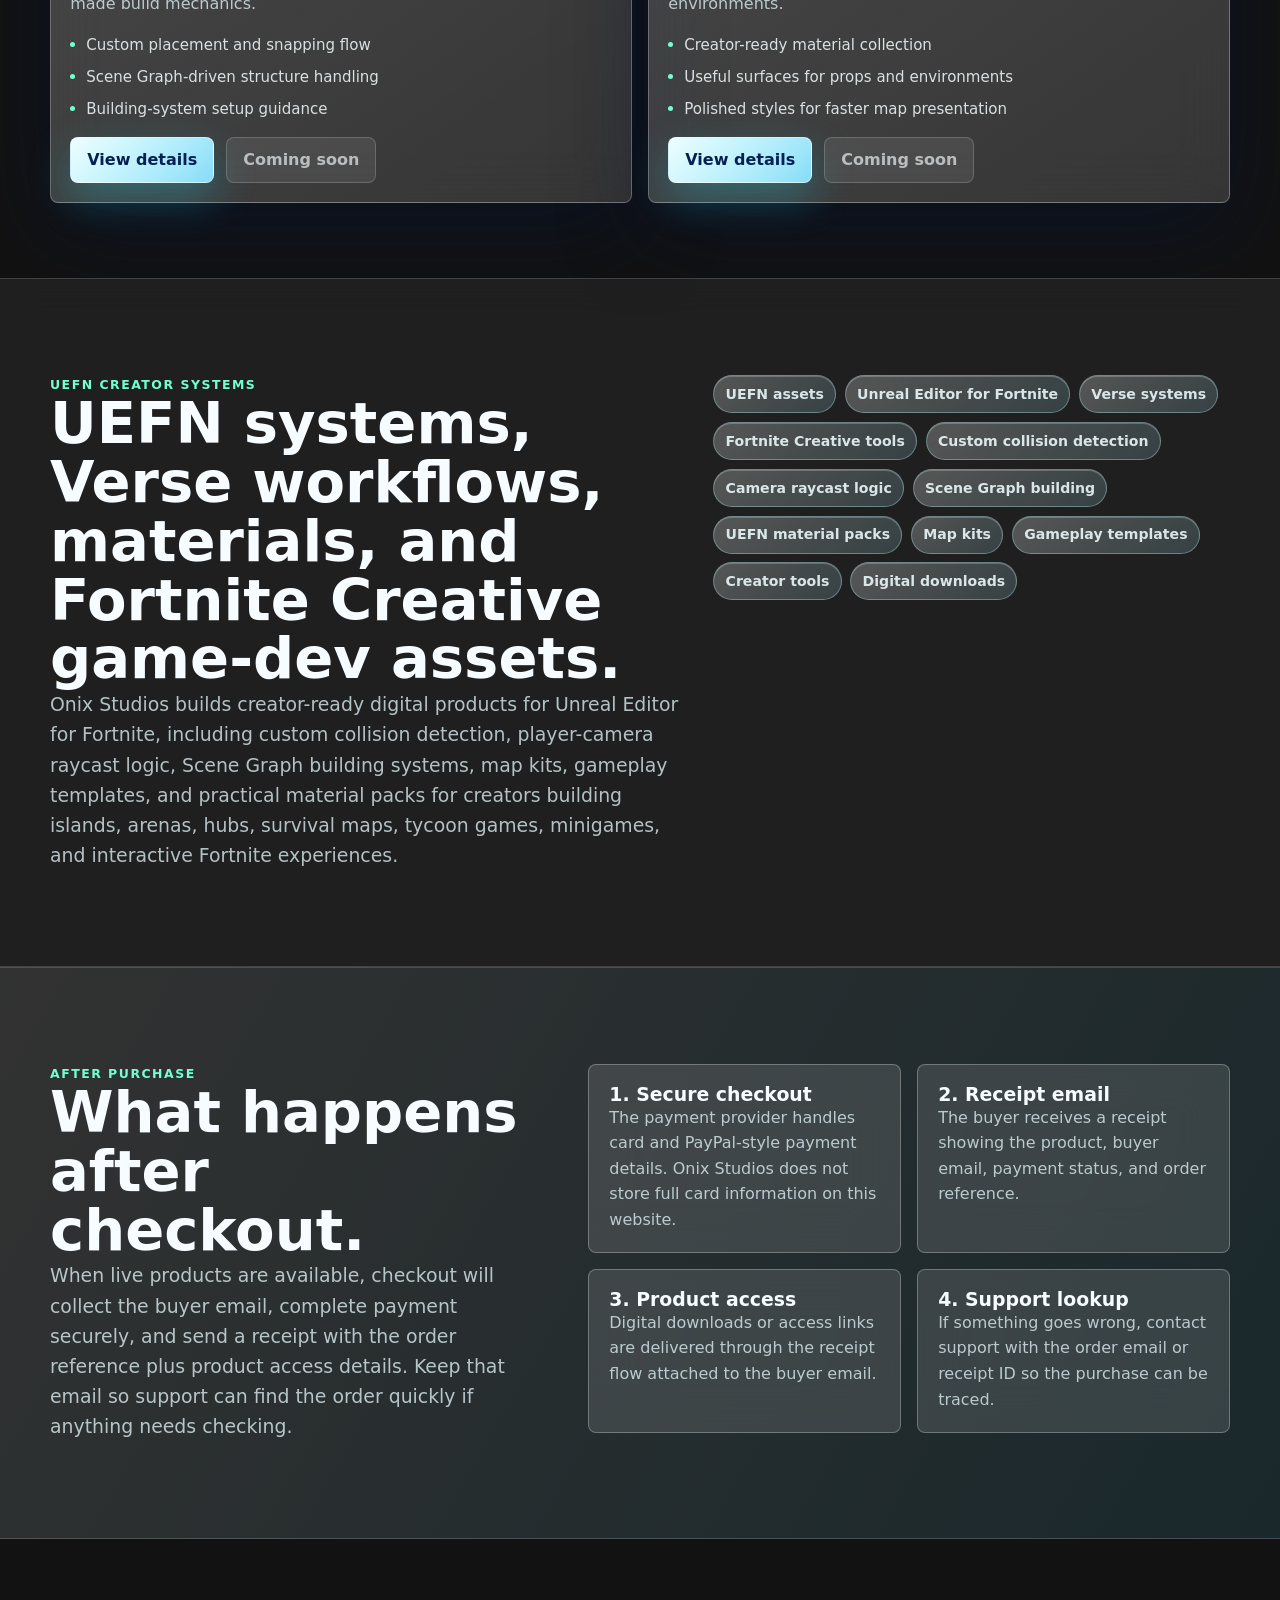
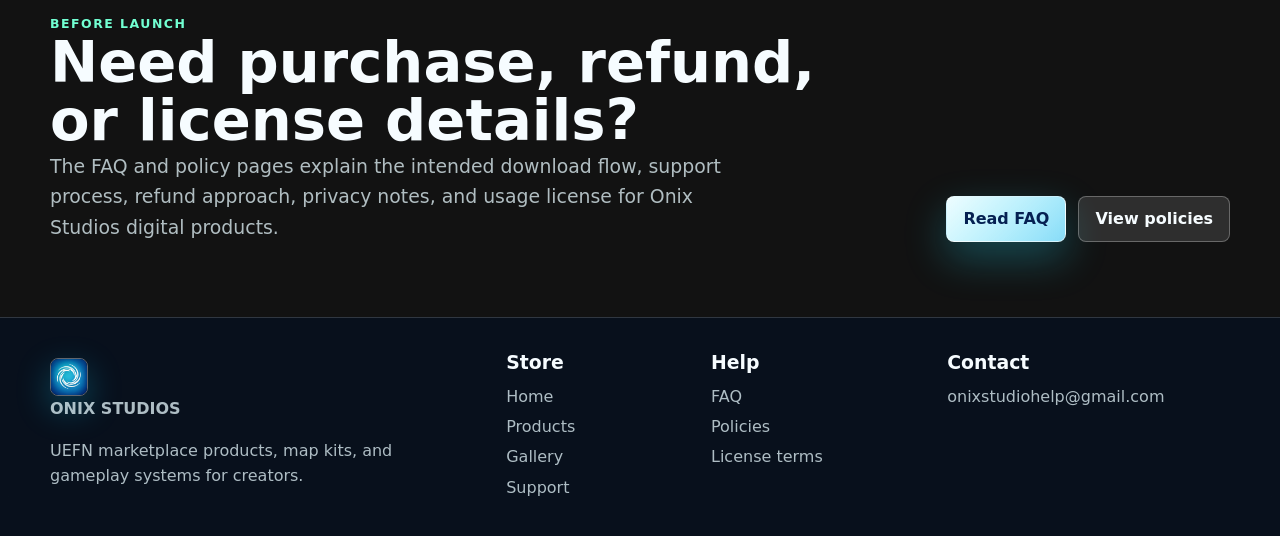
<file: services.html>
<!doctype html>
<html lang="en">
<head>
  <meta charset="utf-8">
  <meta name="viewport" content="width=device-width, initial-scale=1">
  <title>UEFN Products | Verse Systems, Materials, Map Kits, and Gameplay Tools</title>
  <meta name="description" content="Browse Onix Studios UEFN products including custom collision detection, camera raycast systems, Scene Graph building tools, UEFN material packs, map kits, and Fortnite Creative game-dev downloads.">
  <meta name="keywords" content="UEFN products, UEFN assets, Verse tools, Fortnite Creative marketplace, UEFN collision system, UEFN raycast system, Scene Graph building system, UEFN materials, Fortnite game dev assets, map kits, gameplay templates">
  <meta name="robots" content="index, follow, max-image-preview:large">
  <meta name="author" content="Onix Studios">
  <meta name="theme-color" content="#063b7c">
  <link rel="canonical" href="https://onixstudiosdev.com/services">
  <meta property="og:site_name" content="Onix Studios">
  <meta property="og:locale" content="en_GB">
  <meta property="og:title" content="Onix Studios UEFN Products">
  <meta property="og:description" content="Browse UEFN products, Verse-ready systems, materials, map kits, and Fortnite Creative game-dev tools from Onix Studios.">
  <meta property="og:type" content="website">
  <meta property="og:url" content="https://onixstudiosdev.com/services">
  <meta property="og:image" content="https://onixstudiosdev.com/images/website-preview.png">
  <meta property="og:image:alt" content="Onix Studios UEFN product preview">
  <meta name="twitter:card" content="summary_large_image">
  <meta name="twitter:title" content="Onix Studios UEFN Products">
  <meta name="twitter:description" content="Custom collision, camera raycast, Scene Graph building, material packs, map kits, and UEFN creator tools.">
  <meta name="twitter:image" content="https://onixstudiosdev.com/images/website-preview.png">
  <link rel="icon" type="image/png" href="images/onix-logo-alpha.png?v=alpha-1">
  <link rel="apple-touch-icon" href="images/onix-logo-alpha.png?v=alpha-1">
  <link rel="manifest" href="site.webmanifest">
  <link rel="stylesheet" href="css/style.css?v=launch-support-1">
  <script type="application/ld+json">
  {
    "@context": "https://schema.org",
    "@graph": [
      {
        "@type": "CollectionPage",
        "@id": "https://onixstudiosdev.com/services#webpage",
        "url": "https://onixstudiosdev.com/services",
        "name": "UEFN Products | Verse Systems, Materials, Map Kits, and Gameplay Tools",
        "description": "Onix Studios product catalogue for UEFN assets, Verse-ready systems, Fortnite Creative tools, material packs, map kits, and gameplay downloads.",
        "isPartOf": { "@id": "https://onixstudiosdev.com/#website" },
        "keywords": "UEFN products, Unreal Editor for Fortnite, Verse, Fortnite Creative, game development, materials, map kits, gameplay systems, custom collision detection, raycast system, Scene Graph"
      },
      {
        "@type": "BreadcrumbList",
        "@id": "https://onixstudiosdev.com/services#breadcrumbs",
        "itemListElement": [
          { "@type": "ListItem", "position": 1, "name": "Home", "item": "https://onixstudiosdev.com/" },
          { "@type": "ListItem", "position": 2, "name": "Products", "item": "https://onixstudiosdev.com/services" }
        ]
      },
      {
        "@type": "ItemList",
        "@id": "https://onixstudiosdev.com/services#products",
        "name": "Onix Studios UEFN product catalogue",
        "itemListElement": [
          {
            "@type": "ListItem",
            "position": 1,
            "item": {
              "@type": "CreativeWork",
              "name": "Onix Collision Events System",
              "description": "A custom collision detection system for UEFN that detects object and player collisions, then triggers gameplay events for Fortnite Creative experiences.",
              "keywords": "UEFN collision system, custom collision detection, Fortnite Creative gameplay events, Verse gameplay logic"
            }
          },
          {
            "@type": "ListItem",
            "position": 2,
            "item": {
              "@type": "CreativeWork",
              "name": "Onix Camera Raycast System",
              "description": "A player-camera raycast system for UEFN that detects what the player is looking at and sends event-ready results for gameplay logic.",
              "keywords": "UEFN raycast system, camera raycast, player targeting, interaction prompts, Verse tools"
            }
          },
          {
            "@type": "ListItem",
            "position": 3,
            "item": {
              "@type": "CreativeWork",
              "name": "Onix Modular Building System",
              "description": "A Rust-inspired custom building system for UEFN using Scene Graph for placement, snapping, and creator-made building mechanics.",
              "keywords": "UEFN building system, Scene Graph, Rust-style building, survival map tools, Fortnite Creative systems"
            }
          },
          {
            "@type": "ListItem",
            "position": 4,
            "item": {
              "@type": "CreativeWork",
              "name": "Onix Material Pack Vol. 1",
              "description": "A UEFN material pack with polished, creator-ready materials for maps, props, UI spaces, arenas, and themed environments.",
              "keywords": "UEFN materials, Fortnite Creative materials, material pack, environment design, map polish"
            }
          }
        ]
      }
    ]
  }
  </script>
</head>
<body>
  <a class="skip-link" href="#main">Skip to content</a>

  <header class="site-header">
    <nav class="site-nav" aria-label="Primary navigation">
      <a class="brand" href="index.html" aria-label="Onix Studios home">
        <img src="images/logo.png" alt="Onix Studios logo" width="1080" height="1080">
        <span>Onix Studios</span>
      </a>
      <button class="nav-toggle" type="button" data-nav-toggle aria-label="Open menu" aria-expanded="false">
        <span></span>
      </button>
      <div class="nav-menu" data-nav-menu>
        <a href="index.html">Home</a>
        <a href="services.html" aria-current="page">Products</a>
        <a href="gallery.html">Gallery</a>
        <a href="contact.html">Support</a>
      </div>
      <a class="button button--primary nav-cta" href="#products" aria-current="page">Browse products</a>
    </nav>
  </header>

  <main id="main">
    <section class="section section--tight product-catalogue-start" id="products">
      <div class="section__inner">
        <div class="section__header" data-animate>
          <div>
            <p class="eyebrow">Catalogue</p>
            <h2>Current Onix Studios products.</h2>
          </div>
          <p class="section__lead">Open a product to see what it includes, preview the media slots, then buy securely when you are ready.</p>
        </div>
        <div class="product-grid product-grid--catalogue" data-product-grid></div>
      </div>
    </section>

    <section class="section section--soft seo-content">
      <div class="section__inner seo-content__inner" data-animate>
        <div>
          <p class="eyebrow">UEFN creator systems</p>
          <h2>UEFN systems, Verse workflows, materials, and Fortnite Creative game-dev assets.</h2>
          <p class="section__lead">Onix Studios builds creator-ready digital products for Unreal Editor for Fortnite, including custom collision detection, player-camera raycast logic, Scene Graph building systems, map kits, gameplay templates, and practical material packs for creators building islands, arenas, hubs, survival maps, tycoon games, minigames, and interactive Fortnite experiences.</p>
        </div>
        <ul class="seo-tags" aria-label="UEFN product search terms">
          <li>UEFN assets</li>
          <li>Unreal Editor for Fortnite</li>
          <li>Verse systems</li>
          <li>Fortnite Creative tools</li>
          <li>Custom collision detection</li>
          <li>Camera raycast logic</li>
          <li>Scene Graph building</li>
          <li>UEFN material packs</li>
          <li>Map kits</li>
          <li>Gameplay templates</li>
          <li>Creator tools</li>
          <li>Digital downloads</li>
        </ul>
      </div>
    </section>

    <section class="section section--split" id="after-purchase">
      <div class="section__inner split">
        <div data-animate>
          <p class="eyebrow">After purchase</p>
          <h2>What happens after checkout.</h2>
          <p class="section__lead">When live products are available, checkout will collect the buyer email, complete payment securely, and send a receipt with the order reference plus product access details. Keep that email so support can find the order quickly if anything needs checking.</p>
        </div>
        <div class="feature-grid" data-animate>
          <article>
            <h3>1. Secure checkout</h3>
            <p>The payment provider handles card and PayPal-style payment details. Onix Studios does not store full card information on this website.</p>
          </article>
          <article>
            <h3>2. Receipt email</h3>
            <p>The buyer receives a receipt showing the product, buyer email, payment status, and order reference.</p>
          </article>
          <article>
            <h3>3. Product access</h3>
            <p>Digital downloads or access links are delivered through the receipt flow attached to the buyer email.</p>
          </article>
          <article>
            <h3>4. Support lookup</h3>
            <p>If something goes wrong, contact support with the order email or receipt ID so the purchase can be traced.</p>
          </article>
        </div>
      </div>
    </section>

    <section class="section section--tight">
      <div class="section__inner compact-help" data-animate>
        <div>
          <p class="eyebrow">Before launch</p>
          <h2>Need purchase, refund, or license details?</h2>
          <p class="section__lead">The FAQ and policy pages explain the intended download flow, support process, refund approach, privacy notes, and usage license for Onix Studios digital products.</p>
        </div>
        <div class="cta-row">
          <a class="button button--gold" href="faq.html">Read FAQ</a>
          <a class="button button--secondary" href="policies.html">View policies</a>
        </div>
      </div>
    </section>
  </main>

  <footer class="site-footer">
    <div class="site-footer__inner">
      <div>
        <a class="brand brand--footer" href="index.html">
          <img src="images/logo.png" alt="" width="1080" height="1080">
          <span>Onix Studios</span>
        </a>
        <p>UEFN marketplace products, map kits, and gameplay systems for creators.</p>
      </div>
      <div>
        <h3>Store</h3>
        <a href="index.html">Home</a>
        <a href="services.html">Products</a>
        <a href="gallery.html">Gallery</a>
        <a href="contact.html">Support</a>
      </div>
      <div>
        <h3>Help</h3>
        <a href="faq.html">FAQ</a>
        <a href="policies.html">Policies</a>
        <a href="policies.html#license">License terms</a>
      </div>
      <div>
        <h3>Contact</h3>
        <a href="mailto:onixstudiohelp@gmail.com" data-email-link data-email-text>onixstudiohelp@gmail.com</a>
      </div>
    </div>
  </footer>

  <script src="data/products.js?v=video-test-1"></script>
  <script src="data/gallery.js?v=preview-1"></script>
  <script src="js/script.js?v=picture-thumb-1"></script>
</body>
</html>
</file>
<file: css/style.css>
:root {
  color-scheme: dark;
  --bg: #03142f;
  --bg-2: #073a83;
  --blue: #0277de;
  --cyan: #25e4ff;
  --aqua: #18c8d7;
  --mint: #72ffd2;
  --violet: #9187ff;
  --ice: #effcff;
  --text: #f6fcff;
  --muted: rgba(232, 249, 255, 0.74);
  --soft: rgba(255, 255, 255, 0.1);
  --glass: rgba(255, 255, 255, 0.14);
  --glass-strong: rgba(255, 255, 255, 0.2);
  --line: rgba(255, 255, 255, 0.28);
  --line-soft: rgba(255, 255, 255, 0.16);
  --shadow: 0 28px 90px rgba(0, 20, 54, 0.42);
  --radius: 8px;
  --max: 1180px;
  --font: Inter, ui-sans-serif, system-ui, -apple-system, BlinkMacSystemFont, "Segoe UI", sans-serif;
}

@property --edge-angle {
  syntax: "<angle>";
  inherits: false;
  initial-value: 0deg;
}

* {
  box-sizing: border-box;
}

html {
  scroll-behavior: smooth;
}

body {
  margin: 0;
  min-width: 320px;
  overflow-x: hidden;
  background:
    linear-gradient(135deg, #03142f 0%, #05356f 34%, #0392cf 68%, #23d5df 100%) fixed;
  color: var(--text);
  font-family: var(--font);
  line-height: 1.6;
}

body::before {
  position: fixed;
  inset: 0;
  z-index: -2;
  pointer-events: none;
  background:
    conic-gradient(from 150deg at 50% 48%, rgba(255, 255, 255, 0.17), transparent 20%, rgba(37, 228, 255, 0.18), transparent 54%, rgba(255, 255, 255, 0.13), transparent 78%),
    linear-gradient(90deg, rgba(255, 255, 255, 0.06) 1px, transparent 1px),
    linear-gradient(0deg, rgba(255, 255, 255, 0.045) 1px, transparent 1px);
  background-size: auto, 72px 72px, 72px 72px;
  opacity: 0.54;
  content: "";
}

body::after {
  position: fixed;
  inset: 0;
  z-index: -1;
  pointer-events: none;
  background:
    linear-gradient(180deg, rgba(3, 20, 47, 0.22), rgba(3, 20, 47, 0.62)),
    repeating-linear-gradient(120deg, transparent 0 22px, rgba(255, 255, 255, 0.03) 23px 24px);
  content: "";
}

body.nav-open,
body.product-modal-open {
  overflow: hidden;
}

img {
  display: block;
  max-width: 100%;
}

a {
  color: inherit;
  text-decoration: none;
}

p,
h1,
h2,
h3,
h4,
dl {
  margin: 0;
}

button,
input,
select,
textarea {
  font: inherit;
}

code {
  border: 1px solid var(--line-soft);
  border-radius: 6px;
  background: rgba(255, 255, 255, 0.13);
  padding: 0.08rem 0.28rem;
  color: var(--ice);
}

.skip-link {
  position: absolute;
  left: 1rem;
  top: 1rem;
  z-index: 20;
  transform: translateY(-140%);
  border-radius: 6px;
  background: var(--ice);
  color: #042052;
  padding: 0.75rem 1rem;
  font-weight: 800;
  transition: transform 180ms ease;
}

.skip-link:focus {
  transform: translateY(0);
}

.glass-card {
  border: 1px solid var(--line);
  background:
    linear-gradient(145deg, rgba(255, 255, 255, 0.2), rgba(255, 255, 255, 0.08)),
    rgba(255, 255, 255, 0.08);
  box-shadow: var(--shadow), inset 0 1px 0 rgba(255, 255, 255, 0.3);
  backdrop-filter: blur(28px) saturate(1.38);
}

.site-header {
  position: sticky;
  top: 0;
  z-index: 10;
  border-bottom: 1px solid var(--line-soft);
  background: rgba(2, 22, 54, 0.48);
  backdrop-filter: blur(30px) saturate(1.45);
}

.site-nav {
  display: flex;
  align-items: center;
  gap: 1rem;
  width: min(100% - 2rem, var(--max));
  min-height: 76px;
  margin: 0 auto;
}

.brand {
  display: inline-flex;
  align-items: center;
  gap: 0.72rem;
  min-width: 0;
  font-weight: 900;
  letter-spacing: 0;
  text-transform: uppercase;
}

.brand img {
  width: 46px;
  height: 46px;
  border: 1px solid rgba(255, 255, 255, 0.36);
  border-radius: var(--radius);
  object-fit: cover;
  box-shadow: 0 12px 34px rgba(22, 212, 255, 0.28);
}

.brand span {
  overflow-wrap: anywhere;
}

.brand--footer {
  margin-bottom: 1rem;
}

.brand--footer img {
  width: 38px;
  height: 38px;
}

.nav-menu {
  display: flex;
  align-items: center;
  justify-content: center;
  gap: 0.35rem;
  margin-left: auto;
}

.nav-menu a {
  border: 1px solid transparent;
  border-radius: 999px;
  padding: 0.65rem 0.9rem;
  color: var(--muted);
  font-size: 0.94rem;
  font-weight: 750;
  transition: color 180ms ease, border-color 180ms ease, background 180ms ease, box-shadow 180ms ease, transform 180ms ease;
}

.nav-menu a[aria-current="page"] {
  color: var(--text);
}

.nav-menu a:hover,
.nav-menu a[aria-current="page"],
.nav-cta[aria-current="page"] {
  border-color: rgba(190, 247, 255, 0.62);
  background:
    linear-gradient(135deg, rgba(255, 255, 255, 0.22), rgba(135, 237, 255, 0.12)),
    rgba(255, 255, 255, 0.12);
  box-shadow: inset 0 1px 0 rgba(255, 255, 255, 0.3), 0 12px 32px rgba(0, 209, 255, 0.16);
  transform: translateY(-1px);
}

.nav-cta[aria-current="page"] {
  border-radius: 999px;
  color: #042052;
}

.nav-toggle {
  display: none;
  margin-left: auto;
  width: 44px;
  height: 44px;
  border: 1px solid var(--line-soft);
  border-radius: var(--radius);
  background: rgba(255, 255, 255, 0.12);
  color: var(--text);
  cursor: pointer;
}

.nav-toggle span,
.nav-toggle::before,
.nav-toggle::after {
  display: block;
  width: 18px;
  height: 2px;
  margin: 0 auto;
  background: currentColor;
  content: "";
}

.nav-toggle span {
  margin-block: 4px;
}

.button {
  display: inline-flex;
  align-items: center;
  justify-content: center;
  min-height: 46px;
  border: 1px solid var(--line);
  border-radius: var(--radius);
  padding: 0.76rem 1rem;
  color: var(--text);
  font-weight: 850;
  line-height: 1.1;
  text-align: center;
  cursor: pointer;
  transition: transform 180ms ease, border-color 180ms ease, background 180ms ease, color 180ms ease, box-shadow 180ms ease;
}

.button:hover {
  transform: translateY(-2px);
}

.button:disabled {
  cursor: not-allowed;
  opacity: 0.58;
  transform: none;
}

.button--primary,
.button--gold {
  border-color: rgba(255, 255, 255, 0.5);
  background:
    linear-gradient(135deg, rgba(255, 255, 255, 0.92), rgba(173, 248, 255, 0.78)),
    linear-gradient(135deg, var(--cyan), var(--blue));
  color: #052052;
  box-shadow: 0 16px 42px rgba(37, 228, 255, 0.28);
}

.button--secondary {
  background: rgba(255, 255, 255, 0.12);
  color: var(--text);
}

.button--secondary:hover {
  border-color: rgba(255, 255, 255, 0.48);
  background: rgba(255, 255, 255, 0.18);
}

.text-link {
  color: var(--ice);
  font-weight: 850;
}

.text-link:hover {
  color: var(--mint);
}

.hero {
  position: relative;
  display: grid;
  align-items: end;
  min-height: 730px;
  overflow: hidden;
  border-bottom: 1px solid var(--line-soft);
}

.hero__media {
  position: absolute;
  inset: 0;
  contain: paint;
  overflow: clip;
}

.hero__media::before {
  position: absolute;
  inset: 0;
  z-index: 0;
  background:
    linear-gradient(115deg, rgba(4, 31, 75, 0.45), rgba(10, 172, 199, 0.16) 54%, rgba(255, 255, 255, 0.05)),
    linear-gradient(180deg, transparent 0%, rgba(6, 129, 164, 0.12) 100%);
  content: "";
}

.hero__media::after {
  position: absolute;
  inset: 0;
  z-index: 2;
  background:
    linear-gradient(90deg, rgba(3, 20, 47, 0.95) 0%, rgba(3, 20, 47, 0.76) 45%, rgba(3, 20, 47, 0.28) 100%),
    linear-gradient(0deg, rgba(3, 20, 47, 0.72), transparent 45%);
  content: "";
}

.hero-logo {
  position: absolute;
  left: var(--x);
  top: var(--y);
  z-index: 1;
  display: block;
  width: var(--size);
  aspect-ratio: 1;
  opacity: var(--alpha);
  filter: drop-shadow(0 28px 44px rgba(0, 0, 0, 0.22));
  transform: translate(-50%, -50%);
  animation: heroLogoPan var(--pan-speed) ease-in-out infinite;
  animation-delay: var(--pan-delay);
  will-change: transform;
}

.hero-logo::before {
  display: block;
  width: 100%;
  height: 100%;
  background: url("../images/onix-logo-alpha.png") center / contain no-repeat;
  content: "";
  transform-origin: 50% 50%;
  animation: heroLogoSpin var(--spin-speed) linear infinite;
  animation-delay: var(--spin-delay);
  will-change: transform;
}

.hero-logo--one {
  --x: 86%;
  --y: 42%;
  --size: clamp(360px, 35vw, 720px);
  --alpha: 0.48;
  --pan-speed: 8.4s;
  --spin-speed: 15s;
  --pan-delay: -1.2s;
  --spin-delay: -2s;
  --pan-x-1: -26px;
  --pan-y-1: -18px;
  --pan-x-2: 32px;
  --pan-y-2: -34px;
  --pan-x-3: 18px;
  --pan-y-3: 28px;
}

.hero-logo--two {
  --x: 66%;
  --y: 19%;
  --size: clamp(230px, 22vw, 430px);
  --alpha: 0.22;
  --pan-speed: 7.2s;
  --spin-speed: 12s;
  --pan-delay: -4.2s;
  --spin-delay: -5s;
  --pan-x-1: 22px;
  --pan-y-1: 16px;
  --pan-x-2: -30px;
  --pan-y-2: 28px;
  --pan-x-3: -12px;
  --pan-y-3: -24px;
}

.hero-logo--three {
  --x: 72%;
  --y: 77%;
  --size: clamp(270px, 27vw, 540px);
  --alpha: 0.3;
  --pan-speed: 9.2s;
  --spin-speed: 18s;
  --pan-delay: -2.7s;
  --spin-delay: -8s;
  --pan-x-1: -34px;
  --pan-y-1: 20px;
  --pan-x-2: 30px;
  --pan-y-2: 24px;
  --pan-x-3: 16px;
  --pan-y-3: -32px;
}

.hero-logo--four {
  --x: 98%;
  --y: 76%;
  --size: clamp(280px, 28vw, 560px);
  --alpha: 0.2;
  --pan-speed: 6.8s;
  --spin-speed: 14s;
  --pan-delay: -3.4s;
  --spin-delay: -1.8s;
  --pan-x-1: -40px;
  --pan-y-1: -22px;
  --pan-x-2: -4px;
  --pan-y-2: 34px;
  --pan-x-3: -54px;
  --pan-y-3: 16px;
}

.hero-logo--five {
  --x: 50%;
  --y: 54%;
  --size: clamp(180px, 18vw, 360px);
  --alpha: 0.1;
  --pan-speed: 7.8s;
  --spin-speed: 13s;
  --pan-delay: -5.1s;
  --spin-delay: -4.5s;
  --pan-x-1: 26px;
  --pan-y-1: -18px;
  --pan-x-2: -18px;
  --pan-y-2: -30px;
  --pan-x-3: -28px;
  --pan-y-3: 18px;
}

.hero__inner,
.page-hero__inner {
  position: relative;
  width: min(100% - 2rem, var(--max));
  margin: 0 auto;
}

.hero__inner {
  display: grid;
  gap: 1.45rem;
  z-index: 3;
  padding: 8.3rem 0 5rem;
}

.eyebrow {
  color: var(--mint);
  font-size: 0.78rem;
  font-weight: 900;
  letter-spacing: 0.12em;
  text-transform: uppercase;
}

h1,
h2,
h3,
h4 {
  line-height: 1.02;
  letter-spacing: 0;
}

h1 {
  max-width: 790px;
  font-size: 5.05rem;
}

h2 {
  max-width: 780px;
  font-size: 3.6rem;
}

h3 {
  font-size: 1.18rem;
}

h4 {
  font-size: 1rem;
}

.hero__lead,
.page-hero__lead,
.section__lead {
  max-width: 690px;
  color: var(--muted);
  font-size: 1.18rem;
}

.hero__actions,
.cta-row,
.product-card__actions {
  display: flex;
  flex-wrap: wrap;
  gap: 0.75rem;
}

.hero-stats {
  display: grid;
  grid-template-columns: repeat(3, minmax(0, 1fr));
  gap: 0.75rem;
  width: min(100%, 720px);
  margin-top: 1rem;
}

.hero-stats div {
  border: 1px solid var(--line);
  border-radius: var(--radius);
  background: rgba(255, 255, 255, 0.13);
  padding: 1rem;
  backdrop-filter: blur(22px);
}

.hero-stats dt {
  color: var(--text);
  font-weight: 900;
}

.hero-stats dd {
  margin: 0.1rem 0 0;
  color: var(--muted);
  font-size: 0.94rem;
}

.page-hero {
  position: relative;
  overflow: hidden;
  border-bottom: 1px solid var(--line-soft);
}

.page-hero::before {
  position: absolute;
  inset: 0;
  background:
    linear-gradient(120deg, rgba(3, 20, 47, 0.88), rgba(0, 166, 214, 0.24)),
    conic-gradient(from 40deg at 82% 35%, rgba(255, 255, 255, 0.18), transparent 28%, rgba(114, 255, 210, 0.18), transparent 62%, rgba(37, 228, 255, 0.2), transparent);
  content: "";
}

.page-hero__inner {
  display: grid;
  gap: 1.2rem;
  padding: 8.4rem 0 5.2rem;
}

.section {
  padding: 6rem 0;
}

.section--tight {
  padding-top: 4.7rem;
  padding-bottom: 4.7rem;
}

.product-catalogue-start {
  padding-top: 3rem;
}

.section--soft {
  border-block: 1px solid var(--line-soft);
  background: rgba(255, 255, 255, 0.06);
  backdrop-filter: blur(18px);
}

.section--split {
  border-top: 1px solid var(--line-soft);
  border-bottom: 1px solid var(--line-soft);
  background:
    linear-gradient(120deg, rgba(255, 255, 255, 0.1), rgba(22, 205, 255, 0.08)),
    rgba(255, 255, 255, 0.04);
}

.section__inner {
  width: min(100% - 2rem, var(--max));
  margin: 0 auto;
}

.section__header {
  display: flex;
  align-items: end;
  justify-content: space-between;
  gap: 1.5rem;
  margin-bottom: 2rem;
}

.split {
  display: grid;
  grid-template-columns: minmax(0, 0.85fr) minmax(0, 1.15fr);
  gap: 4rem;
  align-items: start;
}

.product-grid {
  display: grid;
  grid-template-columns: repeat(3, minmax(0, 1fr));
  gap: 1rem;
}

.product-grid--catalogue {
  grid-template-columns: repeat(2, minmax(0, 1fr));
}

.product-card {
  position: relative;
  display: flex;
  flex-direction: column;
  min-width: 0;
  overflow: visible;
  border-radius: var(--radius);
  cursor: pointer;
  transition: transform 220ms ease, border-color 220ms ease, box-shadow 220ms ease;
}

.product-card::before,
.gallery-card::before {
  position: absolute;
  inset: -2px;
  z-index: 12;
  content: "";
  border-radius: calc(var(--radius) + 2px);
  background:
    conic-gradient(from var(--edge-angle),
      transparent 0deg 280deg,
      rgba(36, 223, 255, 0.04) 292deg,
      rgba(46, 229, 255, 0.16) 308deg,
      rgba(76, 236, 255, 0.38) 322deg,
      rgba(205, 253, 255, 0.74) 332deg,
      rgba(255, 255, 255, 0.92) 336deg,
      rgba(67, 232, 255, 0.46) 341deg,
      transparent 350deg 360deg);
  filter: drop-shadow(0 0 9px rgba(69, 231, 255, 0.42));
  opacity: 0;
  padding: 4px;
  pointer-events: none;
  -webkit-mask:
    linear-gradient(#000 0 0) content-box,
    linear-gradient(#000 0 0);
  -webkit-mask-composite: xor;
  mask:
    linear-gradient(#000 0 0) content-box,
    linear-gradient(#000 0 0);
  mask-composite: exclude;
  transition: opacity 360ms ease;
}

.product-card::after,
.gallery-card::after {
  position: absolute;
  inset: -2px;
  z-index: 13;
  content: "";
  border-radius: calc(var(--radius) + 2px);
  background:
    conic-gradient(from var(--edge-angle),
      transparent 0deg 329deg,
      rgba(91, 237, 255, 0.32) 331deg,
      rgba(180, 250, 255, 0.86) 333deg,
      #ffffff 334deg,
      rgba(158, 247, 255, 0.8) 335deg,
      rgba(69, 232, 255, 0.18) 337deg,
      transparent 340deg 360deg);
  filter: drop-shadow(0 0 6px rgba(165, 248, 255, 0.68));
  opacity: 0;
  padding: 4px;
  pointer-events: none;
  -webkit-mask:
    linear-gradient(#000 0 0) content-box,
    linear-gradient(#000 0 0);
  -webkit-mask-composite: xor;
  mask:
    linear-gradient(#000 0 0) content-box,
    linear-gradient(#000 0 0);
  mask-composite: exclude;
  transition: opacity 360ms ease;
}

.product-card:hover::before,
.product-card:focus-visible::before,
.gallery-card:hover::before,
.gallery-card:focus-visible::before {
  opacity: 1;
  animation: edgeRingTravel 3.1s cubic-bezier(0.45, 0, 0.2, 1) infinite;
}

.product-card:hover::after,
.product-card:focus-visible::after,
.gallery-card:hover::after,
.gallery-card:focus-visible::after {
  opacity: 1;
  animation: edgeRingTravel 3.1s cubic-bezier(0.45, 0, 0.2, 1) infinite;
}

.product-card:hover,
.product-card:focus-visible {
  z-index: 3;
  animation: cardHoverGlow 2.7s ease-in-out infinite;
  border-color: rgba(255, 255, 255, 0.58);
  box-shadow: 0 32px 110px rgba(0, 203, 255, 0.28), inset 0 1px 0 rgba(255, 255, 255, 0.34);
  outline: none;
  transform: translateY(-4px);
}

.product-card__body {
  display: flex;
  flex: 1;
  flex-direction: column;
  gap: 1rem;
  padding: 1.2rem;
}

.product-card > .product-visual {
  border-radius: calc(var(--radius) - 1px) calc(var(--radius) - 1px) 0 0;
}

.product-card__topline {
  display: flex;
  align-items: center;
  justify-content: space-between;
  gap: 0.8rem;
  color: var(--mint);
  font-size: 0.78rem;
  font-weight: 900;
  letter-spacing: 0.08em;
  text-transform: uppercase;
}

.product-card__topline strong {
  color: var(--ice);
  letter-spacing: 0;
  white-space: nowrap;
}

.product-card p {
  color: var(--muted);
}

.product-card ul {
  display: grid;
  gap: 0.5rem;
  margin: 0;
  padding: 0;
  color: rgba(242, 252, 255, 0.86);
  font-size: 0.94rem;
  list-style: none;
}

.product-card li {
  position: relative;
  padding-left: 1rem;
}

.product-card li::before {
  position: absolute;
  left: 0;
  top: 0.58em;
  width: 5px;
  height: 5px;
  border-radius: 50%;
  background: var(--mint);
  content: "";
}

.product-card__actions {
  margin-top: auto;
}

.product-visual {
  --accent: var(--cyan);
  --accent-2: var(--mint);
  position: relative;
  display: block;
  width: 100%;
  min-height: 220px;
  border: 0;
  color: inherit;
  font: inherit;
  text-align: left;
  appearance: none;
  overflow: hidden;
  border-bottom: 1px solid var(--line-soft);
  background:
    linear-gradient(145deg, rgba(255, 255, 255, 0.16), rgba(255, 255, 255, 0.03)),
    linear-gradient(135deg, rgba(3, 20, 47, 0.96), rgba(0, 146, 207, 0.64));
  isolation: isolate;
}

.product-visual--card {
  aspect-ratio: 16 / 10;
}

.product-visual--detail {
  min-height: 0;
  height: clamp(240px, 36vh, 340px);
  border: 1px solid var(--line);
  border-radius: var(--radius);
}

.product-visual--clickable {
  cursor: pointer;
  transition: border-color 180ms ease, box-shadow 180ms ease, transform 180ms ease;
}

.product-visual--clickable:hover,
.product-visual--clickable:focus-visible {
  border-color: rgba(190, 247, 255, 0.66);
  box-shadow: 0 22px 64px rgba(0, 209, 255, 0.2), inset 0 1px 0 rgba(255, 255, 255, 0.32);
  outline: none;
  transform: translateY(-2px);
}

.product-visual--video,
.product-visual--image {
  aspect-ratio: 16 / 10;
  width: 100%;
}

.product-visual--economy {
  --accent: var(--mint);
  --accent-2: #9aff8a;
}

.product-visual--quest {
  --accent: var(--violet);
  --accent-2: var(--cyan);
}

.product-visual--lobby {
  --accent: #8be8ff;
  --accent-2: #c7f7ff;
}

.product-visual__preview-image {
  position: absolute;
  inset: 0;
  z-index: 1;
  width: 100%;
  height: 100%;
  object-fit: cover;
  object-position: center;
  filter: saturate(1.08) contrast(1.04);
}

.product-visual::after {
  position: absolute;
  inset: 0;
  z-index: 2;
  background:
    linear-gradient(180deg, rgba(2, 18, 43, 0.02), rgba(2, 18, 43, 0.28)),
    linear-gradient(90deg, rgba(2, 18, 43, 0.1), transparent 45%);
  content: "";
  pointer-events: none;
}

.product-visual__brand-spin {
  position: absolute;
  right: 0.85rem;
  bottom: 0.85rem;
  z-index: 5;
  width: clamp(46px, 18%, 82px);
  aspect-ratio: 1;
  border: 1px solid rgba(255, 255, 255, 0.28);
  border-radius: 50%;
  background:
    linear-gradient(135deg, rgba(255, 255, 255, 0.24), rgba(255, 255, 255, 0.08)),
    rgba(2, 18, 43, 0.42);
  box-shadow: 0 14px 34px rgba(0, 0, 0, 0.28), inset 0 1px 0 rgba(255, 255, 255, 0.3);
  backdrop-filter: blur(18px);
  overflow: hidden;
}

.product-visual__brand-spin::before {
  position: absolute;
  inset: 8%;
  background: url("../images/onix-logo-mark.png") center / contain no-repeat;
  content: "";
  transform-origin: 50% 50%;
  animation: productLogoSpin 9s linear infinite;
}

.product-visual__chrome {
  position: absolute;
  left: 1rem;
  right: 1rem;
  top: 1rem;
  display: flex;
  gap: 0.38rem;
  z-index: 3;
  opacity: 0;
  pointer-events: none;
}

.product-visual__chrome span {
  width: 8px;
  height: 8px;
  border-radius: 50%;
  background: rgba(255, 255, 255, 0.72);
}

.product-visual__grid,
.media-card__grid {
  position: absolute;
  inset: 0;
  background:
    linear-gradient(90deg, rgba(255, 255, 255, 0.12) 1px, transparent 1px),
    linear-gradient(0deg, rgba(255, 255, 255, 0.1) 1px, transparent 1px);
  background-size: 32px 32px;
  mask-image: linear-gradient(180deg, transparent, #000 22%, #000 74%, transparent);
  opacity: 0.42;
}

.product-visual__grid {
  display: none;
}

.product-visual__vortex {
  position: absolute;
  right: 10%;
  top: 18%;
  width: 42%;
  aspect-ratio: 1;
  border: 2px solid rgba(255, 255, 255, 0.46);
  border-radius: 50%;
  background:
    conic-gradient(from 20deg, transparent 0 9%, var(--accent) 10% 16%, transparent 17% 32%, rgba(255, 255, 255, 0.92) 33% 39%, transparent 40% 62%, var(--accent-2) 63% 70%, transparent 71% 100%);
  box-shadow: 0 0 44px rgba(37, 228, 255, 0.34);
  animation: vortexTurn 12s linear infinite;
  display: none;
}

.product-visual__panel {
  position: absolute;
  z-index: 2;
  border: 1px solid rgba(255, 255, 255, 0.28);
  border-radius: var(--radius);
  background: rgba(255, 255, 255, 0.13);
  box-shadow: inset 0 1px 0 rgba(255, 255, 255, 0.22);
  backdrop-filter: blur(16px);
  display: none;
}

.product-visual__panel--one {
  left: 9%;
  bottom: 16%;
  width: 38%;
  height: 34%;
  animation: panelFloat 5.8s ease-in-out infinite;
}

.product-visual__panel--two {
  right: 13%;
  bottom: 18%;
  width: 24%;
  height: 18%;
  animation: panelFloat 6.4s ease-in-out infinite reverse;
}

.product-visual__meter {
  position: absolute;
  left: 12%;
  top: 34%;
  z-index: 2;
  width: 44%;
  height: 8px;
  border-radius: 999px;
  background:
    linear-gradient(90deg, var(--accent), var(--accent-2) 58%, rgba(255, 255, 255, 0.26) 58%),
    rgba(255, 255, 255, 0.12);
  box-shadow: 0 0 24px color-mix(in srgb, var(--accent) 44%, transparent);
  display: none;
}

.product-visual__status {
  position: absolute;
  left: 1rem;
  bottom: 1rem;
  z-index: 4;
  border: 1px solid rgba(255, 255, 255, 0.32);
  border-radius: var(--radius);
  background: rgba(255, 255, 255, 0.16);
  padding: 0.42rem 0.62rem;
  color: var(--ice);
  font-size: 0.76rem;
  font-weight: 900;
  letter-spacing: 0.08em;
  text-transform: uppercase;
  backdrop-filter: blur(18px);
  display: none;
}

.process-list,
.feature-grid,
.support-list {
  display: grid;
  gap: 1rem;
}

.process-list {
  grid-template-columns: repeat(3, minmax(0, 1fr));
}

.process-list article,
.feature-grid article,
.support-list article,
.support-panel,
.cta-band {
  border-radius: var(--radius);
}

.process-list article,
.feature-grid article,
.support-list article {
  border: 1px solid var(--line);
  background: rgba(255, 255, 255, 0.12);
  padding: 1.25rem;
  backdrop-filter: blur(24px);
}

.process-list span {
  display: block;
  margin-bottom: 1.8rem;
  color: var(--mint);
  font-weight: 900;
}

.process-list p,
.feature-grid p,
.support-list p,
.support-panel p,
.cta-band p {
  color: var(--muted);
}

.feature-grid {
  grid-template-columns: repeat(2, minmax(0, 1fr));
}

.compact-help {
  display: grid;
  grid-template-columns: minmax(0, 1fr) auto;
  gap: 1.4rem;
  align-items: end;
}

.seo-content__inner {
  display: grid;
  grid-template-columns: minmax(0, 1.1fr) minmax(260px, 0.9fr);
  gap: 2rem;
  align-items: start;
}

.seo-content h2 {
  max-width: 780px;
}

.seo-tags {
  display: flex;
  flex-wrap: wrap;
  gap: 0.55rem;
  margin: 0;
  padding: 0;
  list-style: none;
}

.seo-tags li {
  border: 1px solid rgba(190, 247, 255, 0.34);
  border-radius: 999px;
  background:
    linear-gradient(135deg, rgba(255, 255, 255, 0.18), rgba(110, 230, 255, 0.09)),
    rgba(255, 255, 255, 0.08);
  padding: 0.42rem 0.7rem;
  color: rgba(239, 252, 255, 0.88);
  font-size: 0.88rem;
  font-weight: 800;
  box-shadow: inset 0 1px 0 rgba(255, 255, 255, 0.22);
}

.gallery-grid {
  display: grid;
  gap: 1rem;
}

.gallery-grid--home {
  grid-template-columns: repeat(4, minmax(0, 1fr));
}

.gallery-grid--large {
  grid-template-columns: repeat(2, minmax(0, 1fr));
}

.gallery-card {
  position: relative;
  min-width: 0;
  overflow: visible;
  border-radius: var(--radius);
  padding: 0;
  color: var(--text);
  text-align: left;
  cursor: pointer;
  transition: transform 220ms ease, box-shadow 220ms ease, border-color 220ms ease;
}

.gallery-card:hover,
.gallery-card:focus-visible {
  z-index: 3;
  animation: cardHoverGlow 2.7s ease-in-out infinite;
  border-color: rgba(255, 255, 255, 0.58);
  box-shadow: 0 30px 100px rgba(0, 203, 255, 0.24);
  outline: none;
  transform: translateY(-4px);
}

.gallery-card__meta {
  display: grid;
  gap: 0.22rem;
  padding: 1rem;
}

.gallery-card__preview {
  position: relative;
  display: block;
  aspect-ratio: 16 / 10;
  overflow: hidden;
  border-radius: calc(var(--radius) - 1px) calc(var(--radius) - 1px) 0 0;
  background: rgba(3, 20, 47, 0.78);
}

.gallery-card__preview img {
  width: 100%;
  height: 100%;
  object-fit: cover;
  object-position: center;
  filter: saturate(1.08) contrast(1.04);
  transition: transform 300ms ease, filter 300ms ease;
}

.gallery-card:hover .gallery-card__preview img,
.gallery-card:focus-visible .gallery-card__preview img {
  filter: saturate(1.16) contrast(1.06);
  transform: scale(1.035);
}

.gallery-card__preview::after {
  position: absolute;
  inset: 0;
  background:
    linear-gradient(180deg, rgba(2, 18, 43, 0.03), rgba(2, 18, 43, 0.24)),
    linear-gradient(90deg, rgba(2, 18, 43, 0.1), transparent 45%);
  content: "";
  pointer-events: none;
}

.gallery-card__preview .product-visual__brand-spin {
  width: clamp(56px, 13%, 86px);
}

.gallery-card__preview .play-icon {
  z-index: 6;
  border-block-width: 18px;
  border-left-width: 27px;
}

.gallery-card__meta span {
  color: var(--mint);
  font-size: 0.76rem;
  font-weight: 900;
  letter-spacing: 0.08em;
  text-transform: uppercase;
}

.gallery-card__meta strong {
  line-height: 1.1;
}

.gallery-card__meta em {
  color: var(--muted);
  font-size: 0.9rem;
  font-style: normal;
}

.cta-band {
  display: grid;
  gap: 1rem;
  border: 1px solid var(--line);
  background:
    linear-gradient(135deg, rgba(255, 255, 255, 0.18), rgba(255, 255, 255, 0.08)),
    rgba(255, 255, 255, 0.1);
  padding: 2.4rem;
  box-shadow: var(--shadow), inset 0 1px 0 rgba(255, 255, 255, 0.28);
  backdrop-filter: blur(28px);
}

.contact-layout {
  display: grid;
  grid-template-columns: minmax(0, 1.1fr) minmax(300px, 0.7fr);
  gap: 1.2rem;
  align-items: start;
}

.contact-form {
  display: grid;
  gap: 1rem;
  margin-top: 1.5rem;
}

.contact-form__fields {
  display: grid;
  gap: 1rem;
}

.bot-field {
  display: none;
}

.form-grid {
  display: grid;
  grid-template-columns: repeat(2, minmax(0, 1fr));
  gap: 1rem;
}

.field {
  display: grid;
  gap: 0.45rem;
}

label {
  color: rgba(247, 253, 255, 0.88);
  font-weight: 800;
}

input,
select,
textarea {
  width: 100%;
  border: 1px solid var(--line);
  border-radius: var(--radius);
  background: rgba(255, 255, 255, 0.13);
  color: var(--text);
  padding: 0.85rem 0.9rem;
  outline: none;
  backdrop-filter: blur(18px);
}

select {
  color: var(--text);
}

option {
  background: #062453;
  color: var(--text);
}

textarea {
  min-height: 160px;
  resize: vertical;
}

input:focus,
select:focus,
textarea:focus {
  border-color: rgba(255, 255, 255, 0.72);
  box-shadow: 0 0 0 3px rgba(37, 228, 255, 0.22);
}

.form-note {
  color: var(--muted);
  font-size: 0.92rem;
}

.form-note--success {
  color: var(--mint);
}

.form-note--error {
  color: #ffd0d8;
}

.form-success {
  display: grid;
  gap: 0.85rem;
  border: 1px solid rgba(178, 235, 255, 0.44);
  border-radius: var(--radius-large);
  background: linear-gradient(135deg, rgba(255, 255, 255, 0.16), rgba(56, 205, 233, 0.16));
  box-shadow: var(--shadow);
  padding: 1.35rem;
  backdrop-filter: blur(26px);
}

.form-success[hidden] {
  display: none;
}

.form-success h3 {
  margin: 0;
  font-size: clamp(1.55rem, 3vw, 2.25rem);
}

.form-success p:not(.eyebrow) {
  margin: 0;
  color: var(--muted);
}

.button:disabled {
  cursor: wait;
  opacity: 0.68;
}

.support-panel {
  display: grid;
  gap: 1rem;
  border: 1px solid var(--line);
  background: rgba(255, 255, 255, 0.12);
  padding: 1.2rem;
  backdrop-filter: blur(26px);
}

.info-grid {
  display: grid;
  grid-template-columns: repeat(2, minmax(0, 1fr));
  gap: 1rem;
}

.info-card,
.policy-card,
.faq-item,
.not-found-card {
  border: 1px solid var(--line);
  border-radius: var(--radius);
  background:
    linear-gradient(135deg, rgba(255, 255, 255, 0.16), rgba(255, 255, 255, 0.07)),
    rgba(255, 255, 255, 0.08);
  box-shadow: inset 0 1px 0 rgba(255, 255, 255, 0.22);
  backdrop-filter: blur(24px);
}

.info-card,
.policy-card,
.faq-item {
  display: grid;
  gap: 0.65rem;
  padding: 1.2rem;
}

.info-card p,
.policy-card p,
.faq-item p,
.policy-card li,
.not-found-card p {
  color: var(--muted);
}

.policy-layout {
  display: grid;
  gap: 1rem;
}

.policy-card {
  scroll-margin-top: 96px;
}

.policy-card ul {
  display: grid;
  gap: 0.45rem;
  margin: 0;
  padding-left: 1.2rem;
}

.faq-list {
  display: grid;
  gap: 1rem;
}

.faq-item h2 {
  font-size: 1.35rem;
}

.not-found {
  min-height: calc(100dvh - 76px);
  display: grid;
  align-items: center;
  padding: 5rem 0;
}

.not-found-card {
  display: grid;
  gap: 1.2rem;
  width: min(100% - 2rem, 860px);
  margin: 0 auto;
  padding: clamp(1.4rem, 4vw, 2.6rem);
}

.not-found-card h1 {
  font-size: clamp(2.45rem, 8vw, 4.8rem);
}

.site-footer {
  border-top: 1px solid var(--line-soft);
  background: rgba(2, 16, 39, 0.56);
  backdrop-filter: blur(24px);
}

.site-footer__inner {
  display: grid;
  grid-template-columns: 1.35fr 0.55fr 0.65fr 0.9fr;
  gap: 2rem;
  width: min(100% - 2rem, var(--max));
  margin: 0 auto;
  padding: 2.2rem 0;
}

.site-footer p,
.site-footer a {
  color: var(--muted);
}

.site-footer h3 {
  margin-bottom: 0.7rem;
}

.site-footer a {
  display: table;
  margin-top: 0.3rem;
}

.site-footer a:hover {
  color: var(--text);
}

.media-card {
  display: grid;
  grid-template-columns: 92px 1fr;
  gap: 0.65rem;
  align-items: center;
  width: 100%;
  border: 1px solid var(--line);
  border-radius: var(--radius);
  padding: 0.58rem;
  color: var(--text);
  font: inherit;
  text-align: left;
  appearance: none;
  cursor: pointer;
  transition: border-color 180ms ease, box-shadow 180ms ease, transform 180ms ease;
}

.media-card:hover,
.media-card:focus-visible {
  border-color: rgba(190, 247, 255, 0.58);
  box-shadow: 0 18px 52px rgba(0, 209, 255, 0.17), inset 0 1px 0 rgba(255, 255, 255, 0.28);
  outline: none;
  transform: translateY(-2px);
}

.media-card__preview {
  position: relative;
  min-height: 64px;
  overflow: hidden;
  border: 1px solid var(--line-soft);
  border-radius: var(--radius);
  background:
    linear-gradient(135deg, rgba(255, 255, 255, 0.16), rgba(255, 255, 255, 0.04)),
    rgba(3, 20, 47, 0.74);
}

.media-card__poster {
  position: absolute;
  inset: 0;
  width: 100%;
  height: 100%;
  object-fit: cover;
  object-position: center;
  filter: saturate(1.08) contrast(1.04);
  transform: scale(1.02);
}

.media-card__preview--poster::after {
  position: absolute;
  inset: 0;
  background:
    linear-gradient(180deg, rgba(2, 18, 43, 0.06), rgba(2, 18, 43, 0.38)),
    radial-gradient(circle at 50% 50%, transparent 0 34%, rgba(2, 18, 43, 0.24) 70%);
  content: "";
}

.media-card__scan {
  position: absolute;
  inset: 0;
  z-index: 1;
  background: linear-gradient(180deg, transparent, rgba(255, 255, 255, 0.18), transparent);
  transform: translateY(-100%);
  animation: scanLine 3.4s ease-in-out infinite;
}

.play-icon {
  position: absolute;
  left: 50%;
  top: 50%;
  width: 0;
  height: 0;
  z-index: 2;
  border-block: 12px solid transparent;
  border-left: 18px solid rgba(255, 255, 255, 0.9);
  transform: translate(-35%, -50%);
  filter: drop-shadow(0 0 18px rgba(37, 228, 255, 0.58));
}

.image-icon {
  position: absolute;
  left: 50%;
  top: 50%;
  width: 44px;
  height: 31px;
  border: 2px solid rgba(255, 255, 255, 0.82);
  border-radius: 5px;
  transform: translate(-50%, -50%);
}

.image-icon::after {
  position: absolute;
  left: 8px;
  right: 8px;
  bottom: 7px;
  height: 11px;
  background: linear-gradient(135deg, transparent 50%, rgba(255, 255, 255, 0.82) 51%);
  content: "";
}

.media-card span {
  color: var(--mint);
  font-size: 0.68rem;
  font-weight: 900;
  letter-spacing: 0.08em;
  text-transform: uppercase;
}

.media-card p {
  color: var(--muted);
  font-size: 0.78rem;
  line-height: 1.35;
}

.product-modal {
  position: fixed;
  inset: 0;
  z-index: 40;
  display: grid;
  place-items: center;
  padding: 0.5rem;
}

.product-modal[hidden] {
  display: none;
}

.product-modal__backdrop {
  position: absolute;
  inset: 0;
  background: rgba(0, 16, 42, 0.62);
  backdrop-filter: blur(22px);
}

.product-modal__panel {
  position: relative;
  width: min(100%, 1180px);
  max-height: calc(100dvh - 1rem);
  overflow: hidden;
  border-radius: var(--radius);
  padding: 1rem;
}

.product-modal__close {
  position: absolute;
  right: 1rem;
  top: 1rem;
  z-index: 4;
  min-height: 42px;
  border: 1px solid var(--line);
  border-radius: var(--radius);
  background: rgba(255, 255, 255, 0.16);
  color: var(--text);
  padding: 0 0.95rem;
  cursor: pointer;
  backdrop-filter: blur(18px);
}

.product-modal__layout {
  display: grid;
  gap: 0.7rem;
  max-height: calc(100dvh - 3rem);
}

.product-modal__hero {
  display: grid;
  grid-template-columns: minmax(0, 0.58fr) minmax(0, 1fr);
  gap: 0.85rem;
  align-items: stretch;
  padding-right: 4.8rem;
}

.product-modal__hero > div:last-child {
  display: grid;
  align-content: center;
  gap: 0.72rem;
  padding: 0.4rem;
}

.product-modal__hero h2 {
  max-width: 680px;
  font-size: clamp(2.05rem, 4.2vw, 3.15rem);
}

.product-modal__hero p,
.product-modal__content p {
  color: var(--muted);
}

.product-modal__hero > div:last-child > p:not(.eyebrow) {
  font-size: 0.94rem;
  line-height: 1.45;
}

.product-modal__price {
  display: flex;
  align-items: end;
  gap: 0.75rem;
}

.product-modal__price strong {
  font-size: 1.55rem;
  line-height: 1;
}

.product-modal__price span {
  color: var(--muted);
  font-size: 0.86rem;
  font-weight: 800;
}

.product-modal__content {
  display: grid;
  grid-template-columns: minmax(0, 1.15fr) minmax(0, 0.85fr);
  gap: 0.75rem;
}

.product-modal__previews,
.product-modal__facts,
.product-modal__content > div {
  display: grid;
  gap: 0.55rem;
  min-width: 0;
}

.product-modal__previews {
  grid-template-columns: 0.85fr 1.15fr;
}

.product-modal__facts {
  grid-template-columns: repeat(2, minmax(0, 1fr));
}

.modal-media-grid {
  display: grid;
  gap: 0.45rem;
}

.modal-list {
  display: grid;
  gap: 0.45rem;
  margin: 0;
  padding: 0;
  list-style: none;
}

.modal-list li {
  border: 1px solid var(--line-soft);
  border-radius: var(--radius);
  background: rgba(255, 255, 255, 0.1);
  padding: 0.5rem 0.65rem;
  color: rgba(247, 253, 255, 0.9);
  font-size: 0.82rem;
}

.media-lightbox {
  position: fixed;
  inset: 0;
  z-index: 70;
  display: grid;
  place-items: center;
  padding: 1rem;
}

.media-lightbox[hidden] {
  display: none;
}

.media-lightbox__backdrop {
  position: absolute;
  inset: 0;
  background: rgba(0, 12, 32, 0.72);
  backdrop-filter: blur(26px);
}

.media-lightbox__panel {
  position: relative;
  display: grid;
  gap: 1rem;
  width: min(100%, 1040px);
  max-height: calc(100dvh - 2rem);
  overflow: hidden;
  border-radius: var(--radius);
  padding: 1rem;
}

.media-lightbox__close {
  position: absolute;
  right: 1rem;
  top: 1rem;
  z-index: 5;
  min-height: 42px;
  border: 1px solid var(--line);
  border-radius: var(--radius);
  background: rgba(255, 255, 255, 0.18);
  color: var(--text);
  padding: 0 0.95rem;
  cursor: pointer;
  backdrop-filter: blur(18px);
}

.media-lightbox__visual {
  position: relative;
  min-height: 0;
  aspect-ratio: 16 / 9;
  overflow: hidden;
  border: 1px solid var(--line);
  border-radius: var(--radius);
  background:
    linear-gradient(145deg, rgba(255, 255, 255, 0.16), rgba(255, 255, 255, 0.03)),
    linear-gradient(135deg, rgba(3, 20, 47, 0.96), rgba(0, 146, 207, 0.64));
  box-shadow: inset 0 1px 0 rgba(255, 255, 255, 0.26);
}

.media-lightbox__visual img,
.media-lightbox__visual video {
  width: 100%;
  height: 100%;
  object-fit: cover;
  object-position: center;
  filter: saturate(1.08) contrast(1.04);
}

.media-lightbox__visual video {
  position: relative;
  z-index: 3;
  background: #020f25;
}

.media-lightbox__visual:has(video)::after,
.media-lightbox__visual:has(video) .product-visual__brand-spin {
  display: none;
}

.media-lightbox__visual::after {
  position: absolute;
  inset: 0;
  background:
    linear-gradient(180deg, rgba(2, 18, 43, 0.02), rgba(2, 18, 43, 0.18)),
    linear-gradient(90deg, rgba(2, 18, 43, 0.08), transparent 45%);
  content: "";
  pointer-events: none;
}

.media-lightbox__visual .product-visual__brand-spin {
  width: clamp(70px, 11%, 108px);
}

.media-lightbox__play {
  position: absolute;
  left: 50%;
  top: 50%;
  z-index: 4;
  width: 98px;
  aspect-ratio: 1;
  border: 1px solid rgba(255, 255, 255, 0.38);
  border-radius: 50%;
  background:
    linear-gradient(135deg, rgba(255, 255, 255, 0.22), rgba(255, 255, 255, 0.08)),
    rgba(2, 18, 43, 0.38);
  box-shadow: 0 22px 70px rgba(0, 0, 0, 0.34), 0 0 48px rgba(37, 228, 255, 0.24);
  backdrop-filter: blur(18px);
  transform: translate(-50%, -50%);
}

.media-lightbox__play::before {
  position: absolute;
  left: 54%;
  top: 50%;
  width: 0;
  height: 0;
  border-block: 18px solid transparent;
  border-left: 28px solid rgba(255, 255, 255, 0.94);
  content: "";
  transform: translate(-45%, -50%);
}

.media-lightbox__body {
  display: grid;
  gap: 0.35rem;
  max-width: 760px;
  padding: 0 0.2rem 0.15rem;
}

.media-lightbox__body h2 {
  font-size: clamp(1.8rem, 4vw, 3rem);
}

.media-lightbox__body p:last-child {
  color: var(--muted);
}

[data-animate] {
  opacity: 0;
  transform: translateY(18px);
  transition: opacity 620ms ease, transform 620ms ease;
}

[data-animate].is-visible {
  opacity: 1;
  transform: translateY(0);
}

@keyframes heroLogoPan {
  0%,
  100% {
    transform: translate(-50%, -50%) translate3d(var(--pan-x-1), var(--pan-y-1), 0);
  }
  42% {
    transform: translate(-50%, -50%) translate3d(var(--pan-x-2), var(--pan-y-2), 0);
  }
  72% {
    transform: translate(-50%, -50%) translate3d(var(--pan-x-3), var(--pan-y-3), 0);
  }
}

@keyframes heroLogoSpin {
  to {
    transform: rotate(360deg);
  }
}

@keyframes productLogoSpin {
  to {
    transform: rotate(360deg);
  }
}

@keyframes cardHoverGlow {
  0%,
  100% {
    border-color: rgba(255, 255, 255, 0.52);
    box-shadow:
      0 26px 82px rgba(0, 203, 255, 0.22),
      0 0 0 1px rgba(135, 237, 255, 0.1),
      inset 0 1px 0 rgba(255, 255, 255, 0.28);
  }
  50% {
    border-color: rgba(194, 247, 255, 0.78);
    box-shadow:
      0 34px 112px rgba(0, 203, 255, 0.34),
      0 0 34px rgba(106, 232, 255, 0.22),
      inset 0 1px 0 rgba(255, 255, 255, 0.42);
  }
}

@keyframes edgeRingTravel {
  to {
    --edge-angle: 360deg;
  }
}

@keyframes vortexTurn {
  to {
    transform: rotate(360deg);
  }
}

@keyframes panelFloat {
  0%,
  100% {
    transform: translateY(0);
  }
  50% {
    transform: translateY(-10px);
  }
}

@keyframes scanLine {
  0% {
    transform: translateY(-100%);
  }
  52%,
  100% {
    transform: translateY(100%);
  }
}

@media (max-width: 980px) {
  .site-nav {
    position: relative;
    min-height: 68px;
  }

  .nav-toggle {
    display: grid;
    flex: 0 0 44px;
    margin-left: auto;
    place-content: center;
  }

  .nav-menu {
    position: fixed;
    inset: 68px 0 auto;
    display: none;
    grid-template-columns: 1fr;
    gap: 0.4rem;
    border-bottom: 1px solid var(--line-soft);
    background:
      linear-gradient(180deg, rgba(5, 34, 76, 0.92), rgba(2, 16, 42, 0.82)),
      rgba(2, 18, 43, 0.94);
    box-shadow: 0 24px 70px rgba(0, 10, 28, 0.42), inset 0 1px 0 rgba(255, 255, 255, 0.12);
    padding: 1rem;
    backdrop-filter: blur(44px) saturate(1.55);
  }

  .nav-menu.is-open {
    display: grid;
  }

  .nav-menu a {
    border-radius: var(--radius);
    padding: 0.95rem 1rem;
  }

  .nav-cta {
    display: none;
  }

  .hero {
    min-height: 700px;
  }

  .hero-logo--one {
    --x: 91%;
    --y: 42%;
    --size: 520px;
    --alpha: 0.34;
  }

  .hero-logo--two {
    --x: 69%;
    --y: 18%;
    --size: 310px;
  }

  .hero-logo--three {
    --x: 78%;
    --y: 78%;
    --size: 390px;
  }

  .hero-logo--five {
    --x: 50%;
    --y: 50%;
    --alpha: 0.08;
  }

  h1 {
    font-size: 4rem;
  }

  h2 {
    font-size: 2.8rem;
  }

  .section__header,
  .split,
  .contact-layout,
  .compact-help,
  .seo-content__inner,
  .product-modal__hero {
    grid-template-columns: 1fr;
  }

  .product-modal__panel {
    overflow: auto;
  }

  .product-modal__layout {
    max-height: none;
  }

  .product-modal__hero {
    padding-right: 0;
  }

  .section__header {
    display: grid;
    align-items: start;
  }

  .product-grid,
  .product-grid--catalogue,
  .process-list,
  .gallery-grid--home,
  .gallery-grid--large,
  .info-grid,
  .site-footer__inner,
  .product-modal__content {
    grid-template-columns: 1fr 1fr;
  }
}

@media (max-width: 640px) {
  .site-nav,
  .section__inner,
  .hero__inner,
  .page-hero__inner,
  .site-footer__inner {
    width: min(100% - 1.75rem, var(--max));
  }

  .brand span {
    font-size: 0.82rem;
  }

  .brand {
    gap: 0.55rem;
    max-width: calc(100% - 56px);
  }

  .brand img {
    width: 42px;
    height: 42px;
  }

  .hero {
    min-height: 720px;
  }

  .hero__inner {
    gap: 1.2rem;
    padding: 7rem 0 4rem;
  }

  .hero-logo--one {
    --x: 83%;
    --y: 31%;
    --size: 300px;
    --alpha: 0.28;
  }

  .hero-logo--two {
    --x: 30%;
    --y: 18%;
    --size: 210px;
    --alpha: 0.11;
  }

  .hero-logo--three {
    --x: 78%;
    --y: 74%;
    --size: 260px;
    --alpha: 0.18;
  }

  .hero-logo--four {
    --x: 100%;
    --y: 56%;
    --size: 250px;
    --alpha: 0.12;
  }

  .hero-logo--five {
    --x: 18%;
    --y: 61%;
    --size: 180px;
    --alpha: 0.08;
  }

  h1 {
    max-width: 100%;
    font-size: clamp(2.08rem, 9.6vw, 2.42rem);
    line-height: 1.05;
    overflow-wrap: break-word;
  }

  h2 {
    font-size: 2.25rem;
  }

  .hero__lead,
  .page-hero__lead,
  .section__lead {
    font-size: 0.98rem;
  }

  .section {
    padding: 4rem 0;
  }

  .section--tight {
    padding-top: 2.8rem;
    padding-bottom: 3.2rem;
  }

  .hero-stats,
  .product-grid,
  .product-grid--catalogue,
  .process-list,
  .feature-grid,
  .gallery-grid--home,
  .gallery-grid--large,
  .info-grid,
  .form-grid,
  .seo-content__inner,
  .site-footer__inner,
  .product-modal__content,
  .media-card {
    grid-template-columns: 1fr;
  }

  .button {
    width: 100%;
  }

  .cta-row {
    gap: 0.55rem;
  }

  .page-hero .button {
    min-height: 40px;
    padding: 0.62rem 0.9rem;
  }

  .product-card__topline {
    align-items: start;
    flex-direction: column;
  }

  .media-lightbox {
    padding: 0.5rem;
  }

  .media-lightbox__panel {
    max-height: calc(100dvh - 1rem);
    overflow: auto;
  }

  .media-lightbox__visual {
    aspect-ratio: 4 / 3;
  }

  .page-hero__inner {
    gap: 0.72rem;
    padding: 3.25rem 0 2.35rem;
  }

  .page-hero__lead {
    max-width: 32rem;
    line-height: 1.42;
  }

  .gallery-grid {
    gap: 1rem;
  }

  .gallery-card {
    overflow: hidden;
  }

  .gallery-card__preview {
    aspect-ratio: 16 / 11;
  }

  .gallery-card__meta {
    padding: 0.9rem;
  }

  .gallery-card__meta strong {
    font-size: 1rem;
  }

  .gallery-card__meta em {
    font-size: 0.86rem;
  }

  .site-footer__inner {
    grid-template-columns: 1fr;
    gap: 0.85rem;
    padding: 1rem 0;
  }

  .site-footer__inner > div:first-child {
    display: grid;
    gap: 0.45rem;
    align-items: start;
  }

  .site-footer__inner > div:first-child p {
    font-size: 0.82rem;
    line-height: 1.35;
  }

  .site-footer .brand--footer {
    max-width: none;
    width: max-content;
  }

  .site-footer .brand--footer span {
    white-space: nowrap;
  }

  .site-footer__inner > div:not(:first-child) {
    display: flex;
    flex-wrap: wrap;
    gap: 0.35rem 0.8rem;
    align-items: center;
  }

  .site-footer h3 {
    flex-basis: 100%;
    margin-bottom: 0;
    font-size: 0.95rem;
  }

  .site-footer a,
  .site-footer p {
    font-size: 0.86rem;
  }

  .site-footer a {
    display: inline-flex;
    margin-top: 0;
  }

  .brand--footer {
    margin-bottom: 0;
  }

  .brand--footer img {
    width: 34px;
    height: 34px;
  }

  .product-modal {
    padding: 0.5rem;
  }

  .product-modal__panel {
    max-height: 94vh;
  }

  .product-visual--detail {
    min-height: 260px;
  }
}

@media (hover: none) and (pointer: coarse) {
  .product-card::before,
  .gallery-card::before {
    opacity: 0.78;
    animation: edgeRingTravel 3.9s cubic-bezier(0.45, 0, 0.2, 1) infinite;
  }

  .product-card::after,
  .gallery-card::after {
    opacity: 0.72;
    animation: edgeRingTravel 3.9s cubic-bezier(0.45, 0, 0.2, 1) infinite;
  }

  .product-card:nth-child(2n)::before,
  .product-card:nth-child(2n)::after,
  .gallery-card:nth-child(2n)::before,
  .gallery-card:nth-child(2n)::after {
    animation-delay: -1.3s;
  }

  .product-card:nth-child(3n)::before,
  .product-card:nth-child(3n)::after,
  .gallery-card:nth-child(3n)::before,
  .gallery-card:nth-child(3n)::after {
    animation-delay: -2.4s;
  }
}

@media (prefers-reduced-motion: reduce) {
  *,
  *::before,
  *::after {
    scroll-behavior: auto !important;
    transition-duration: 0.01ms !important;
    animation-duration: 0.01ms !important;
    animation-iteration-count: 1 !important;
  }
}
</file>
